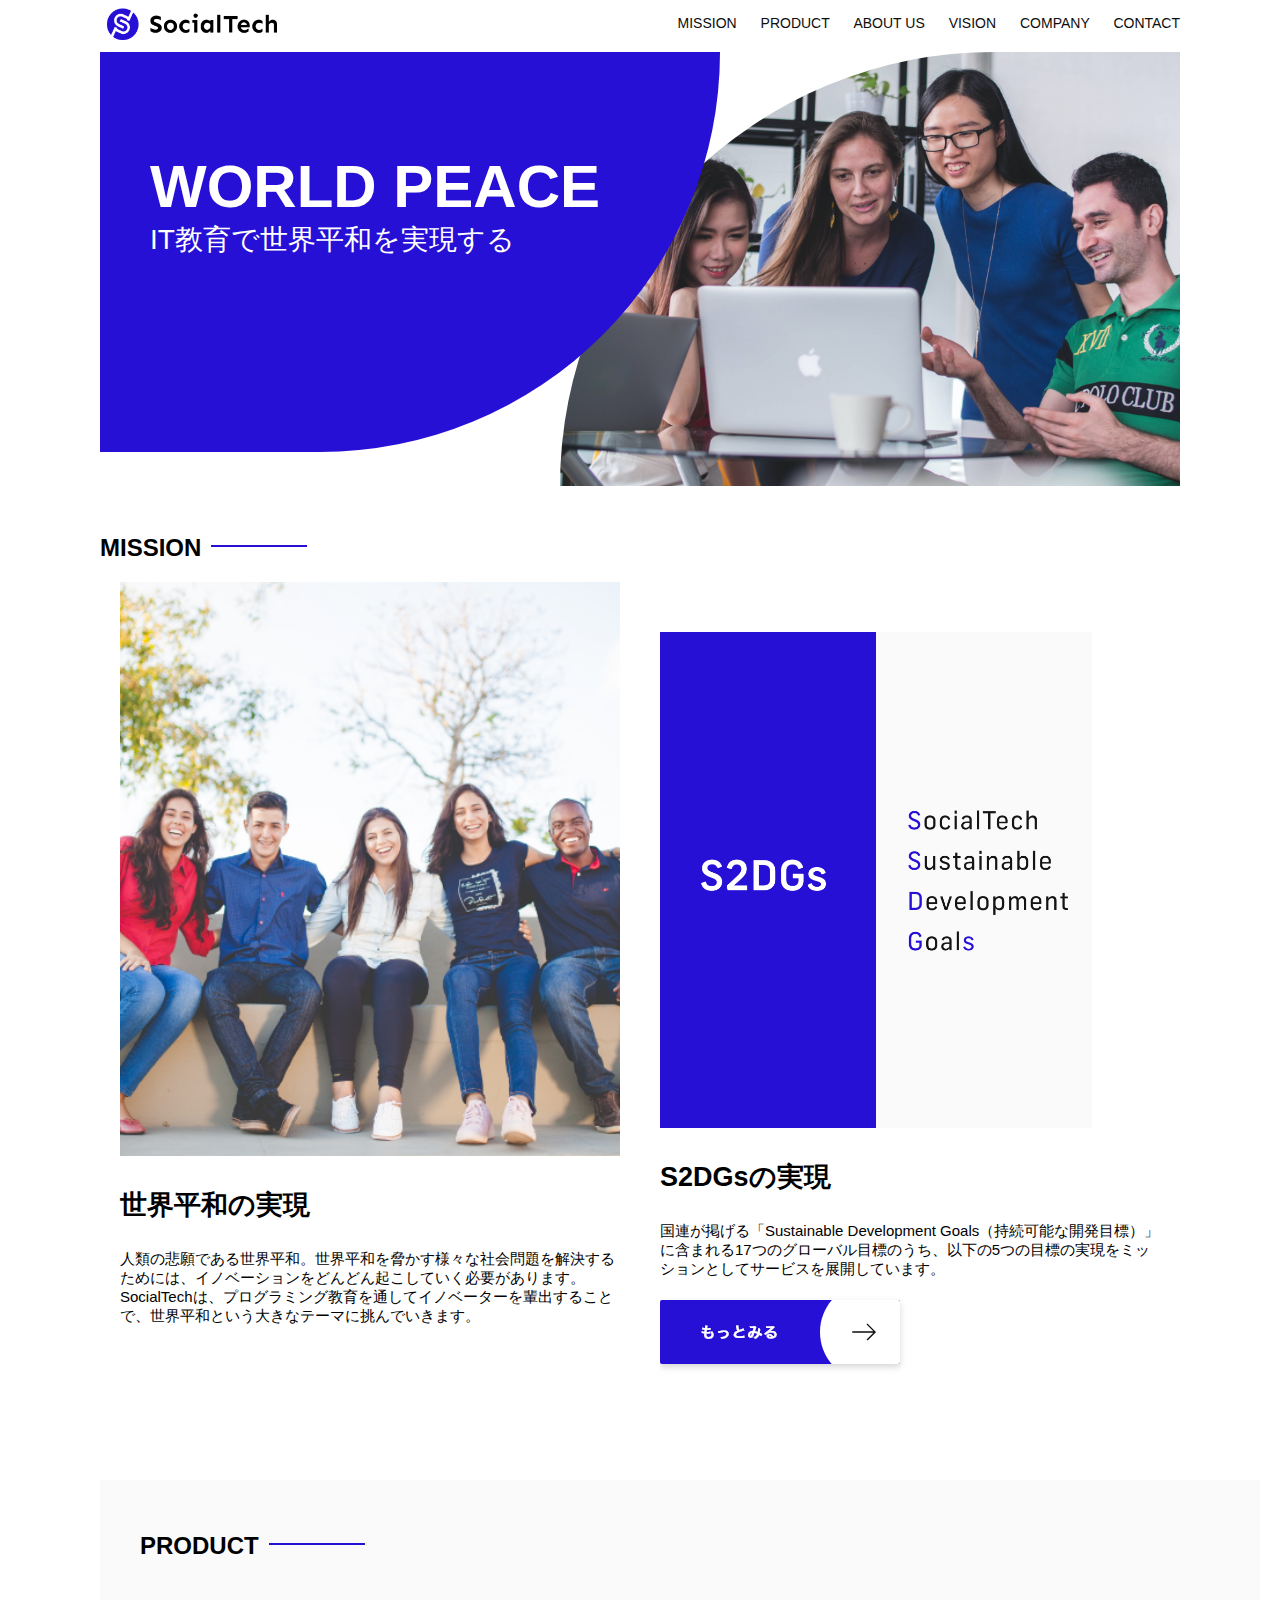
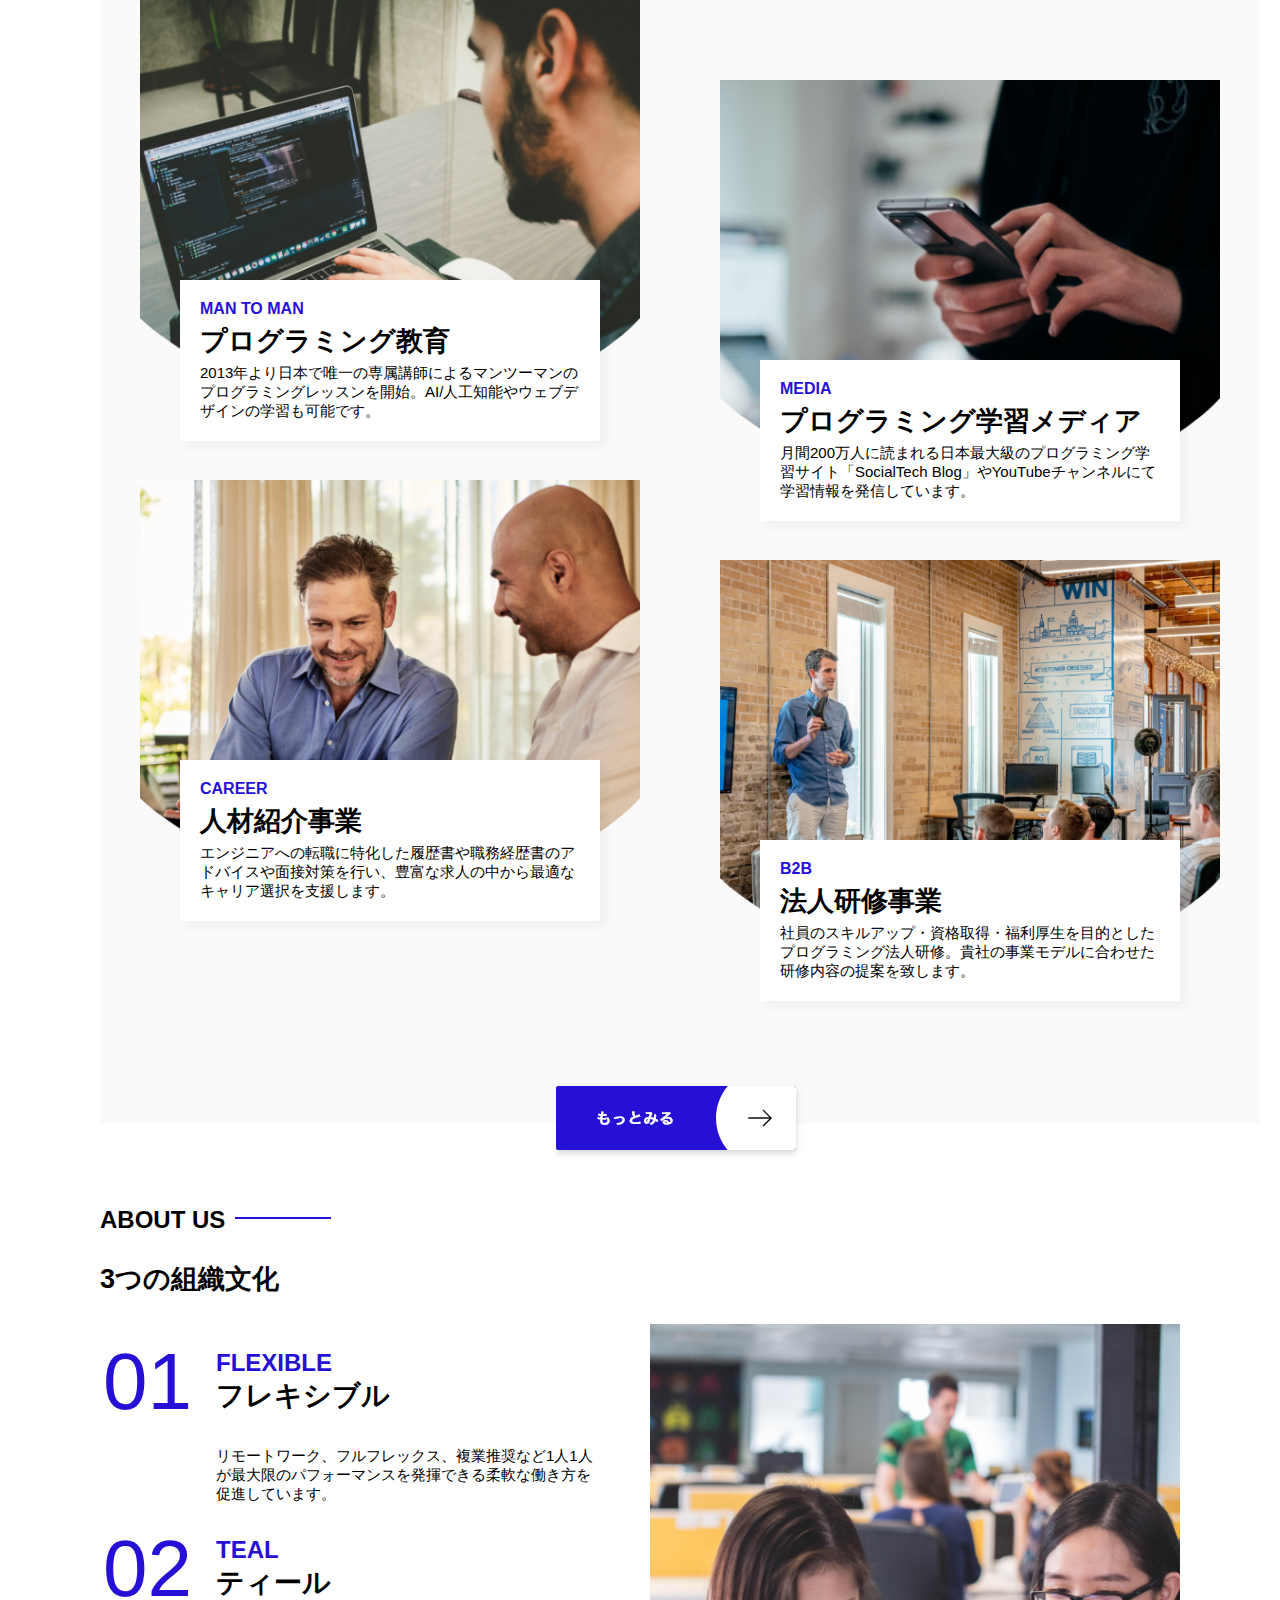
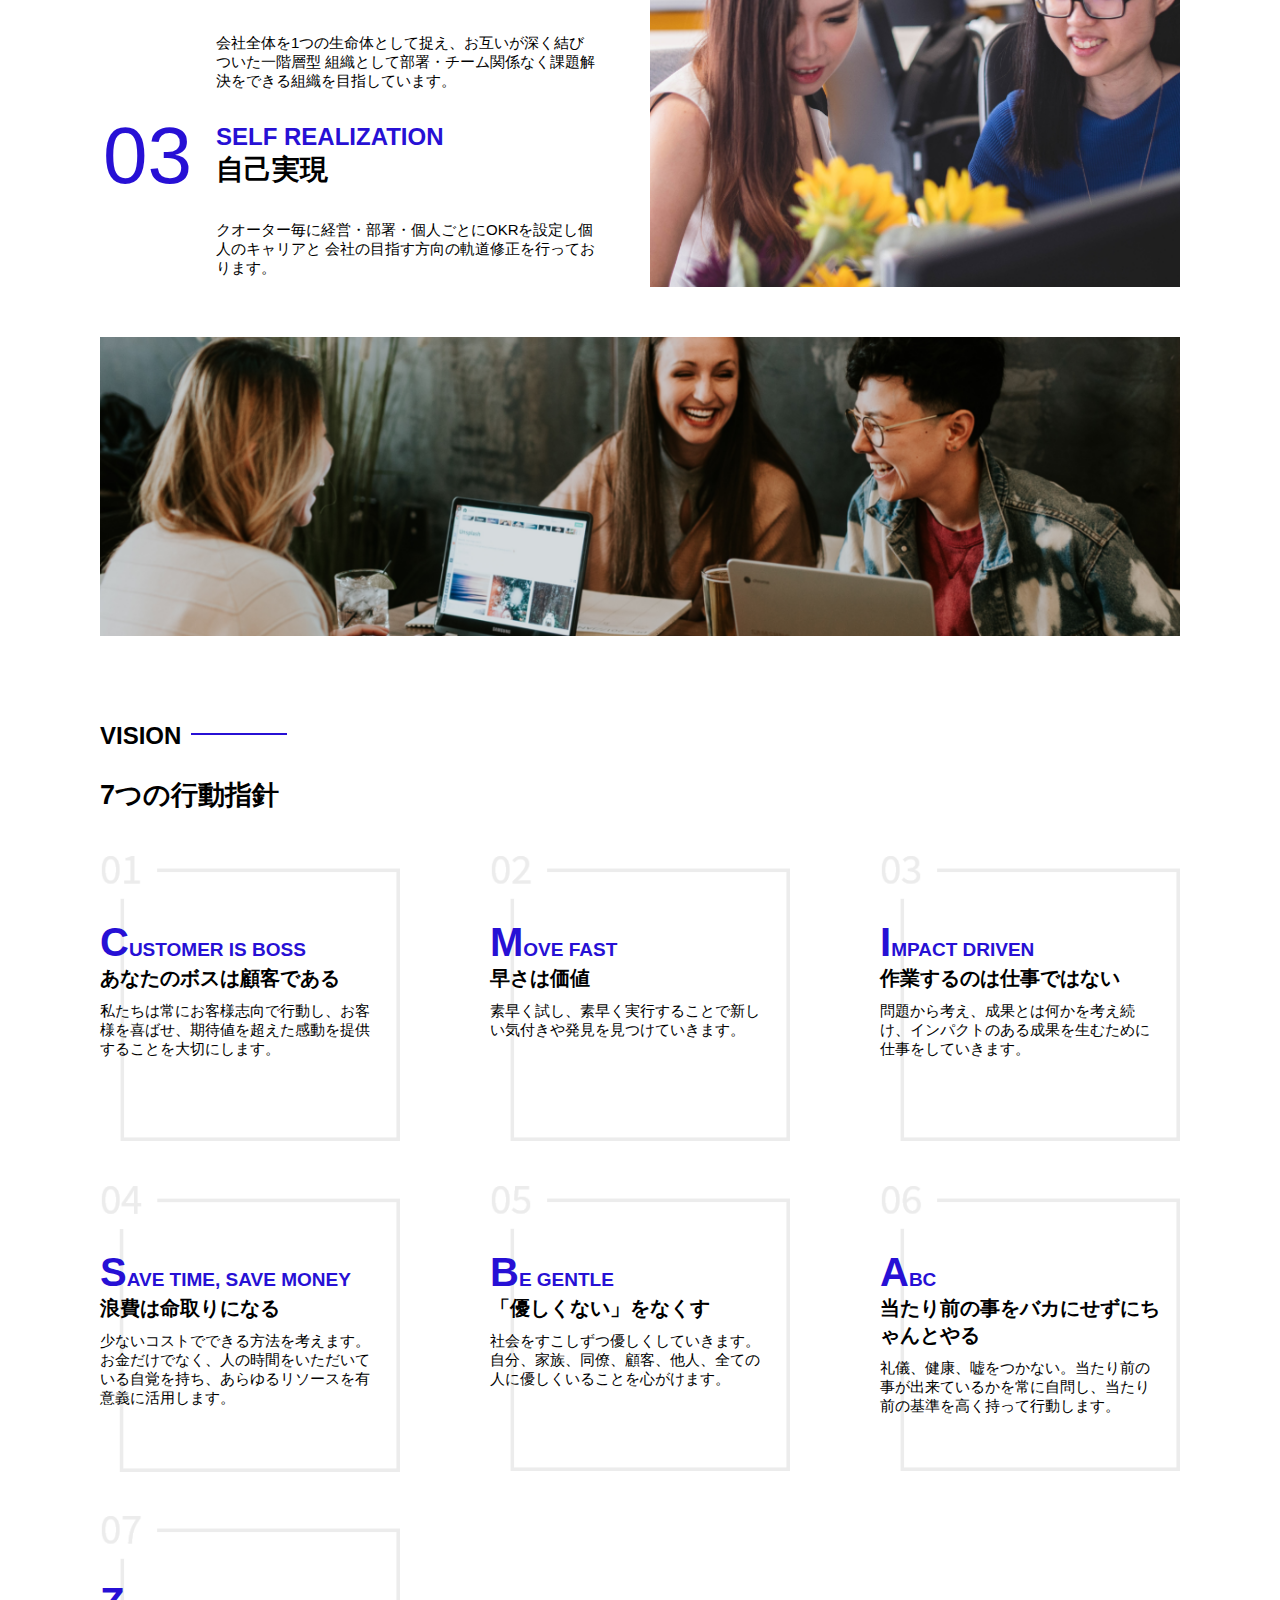
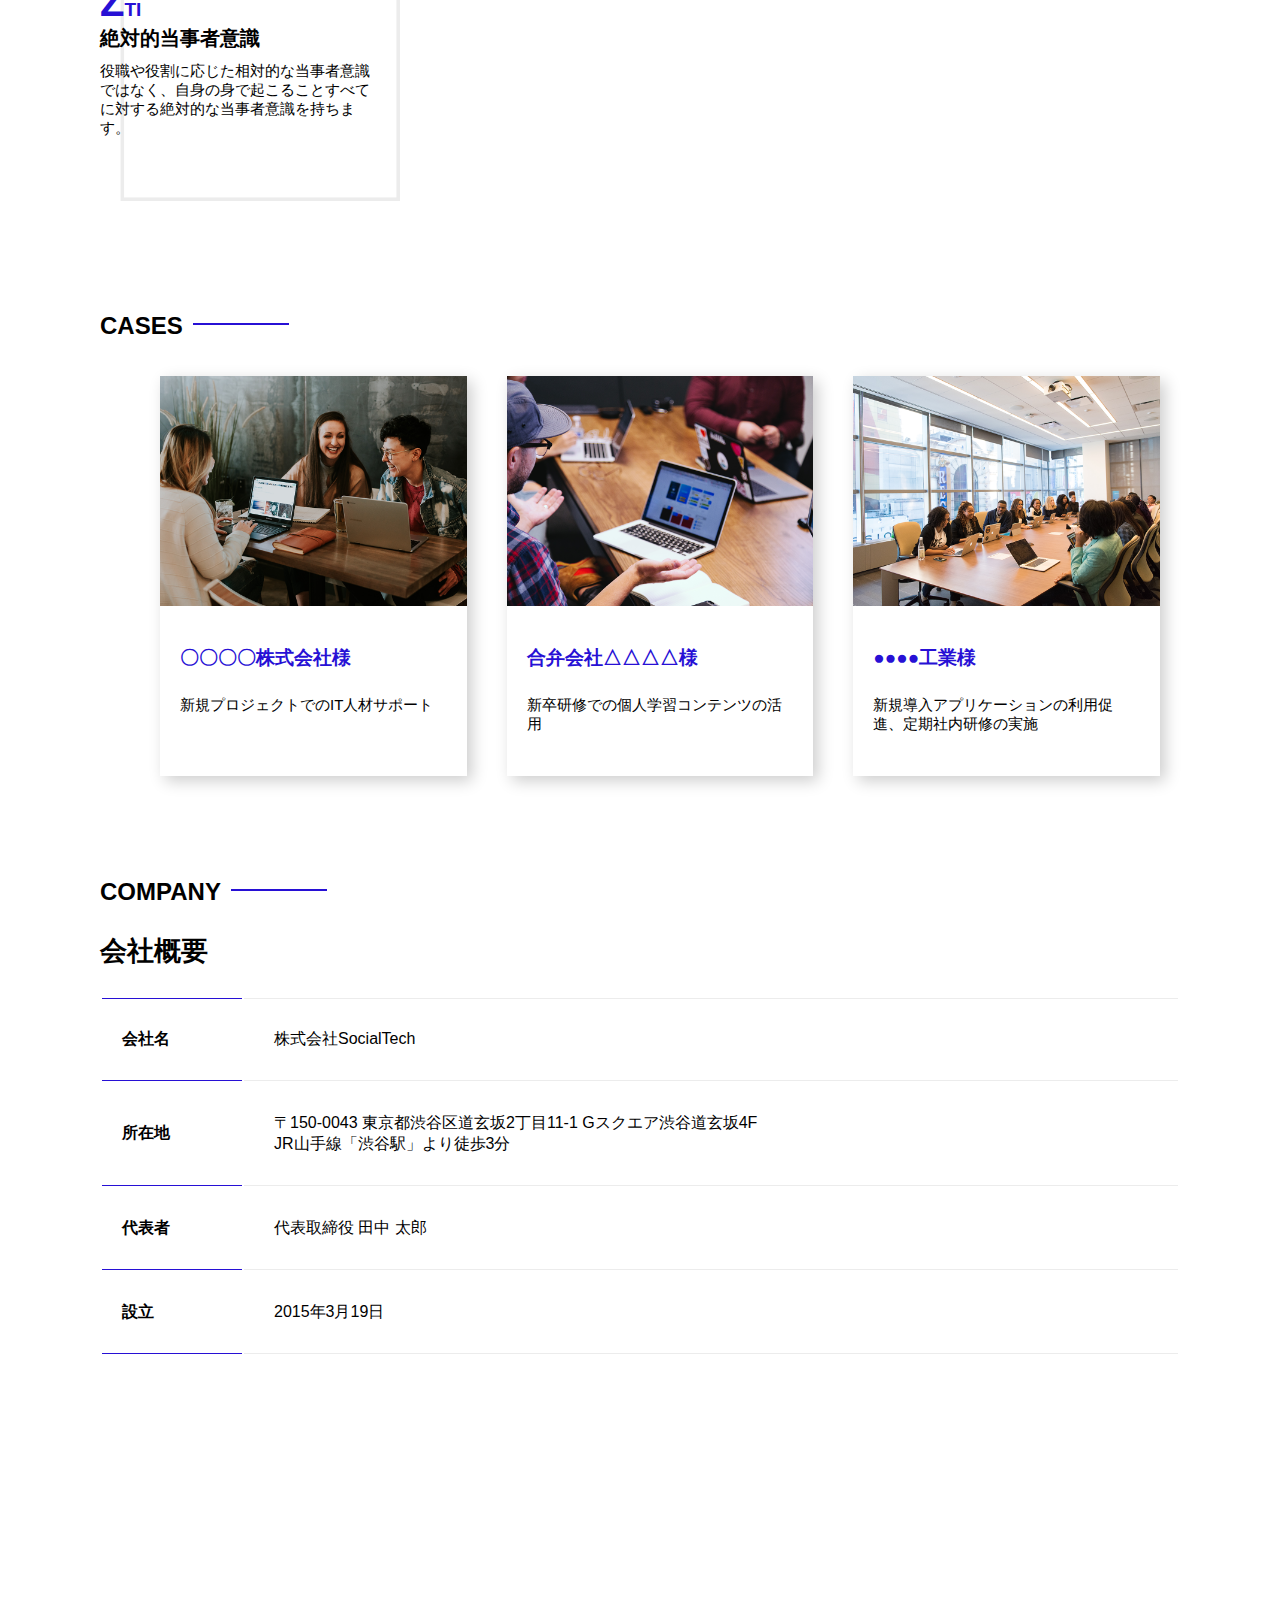
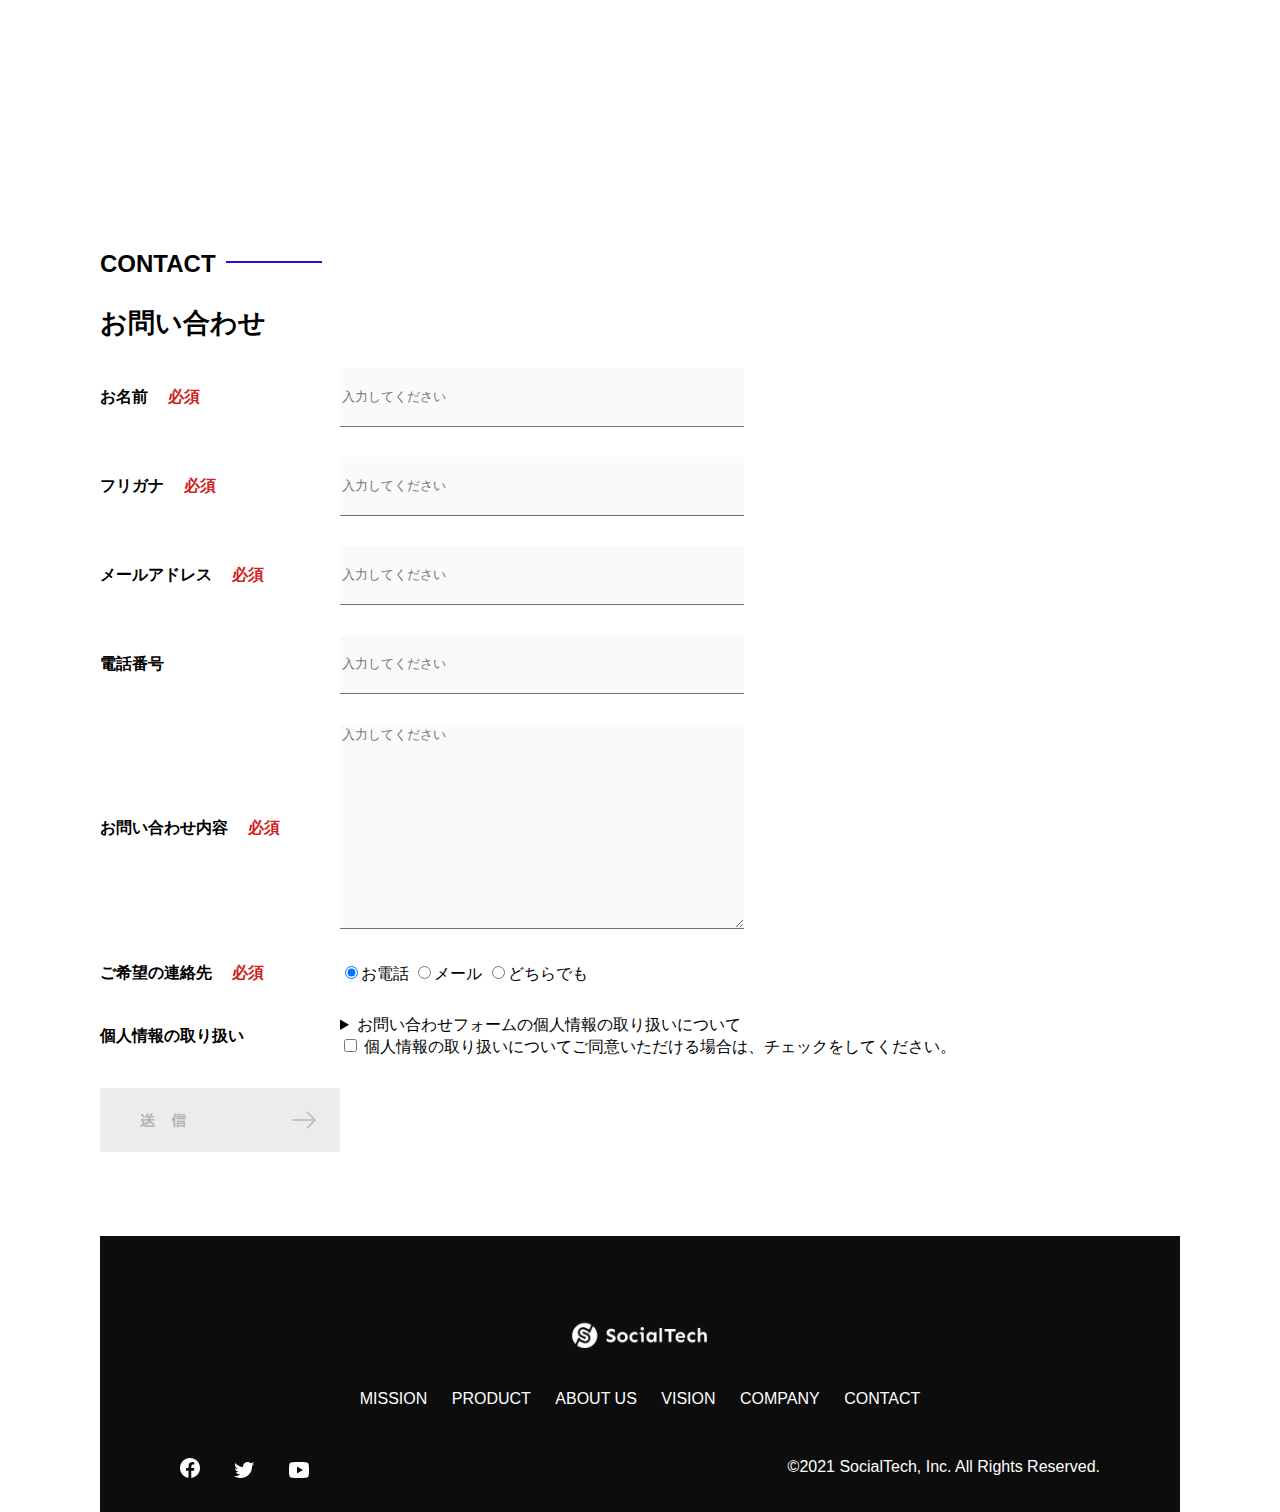
<file: kadai_012/index.html>
<!DOCTYPE html>
<html>
  <head>
    <title>SocialTech</title>
    <meta charset="UTF-8" />
    <meta
      name="description"
      content="SocialTechはEdTech業界のリーディングカンパニーを目指します。"
    />
    <meta name="viewport" content="width=device-width, initial-scale=1.0" />
    <link rel="stylesheet" href="style.css" />
  </head>
  <body>
    <!-- ヘッダー -->
    <header>
      <!-- ロゴ -->
      <a href="index.html" id="logo"
        ><img src="images/logo.png" alt="トップページに戻る"
      /></a>

      <!-- PC用ナビゲーション -->
      <nav id="nav-pc">
        <a href="mission.html">MISSION</a>
        <a href="product.html">PRODUCT</a>
        <a href="index.html#aboutus">ABOUT US</a>
        <a href="index.html#vision">VISION</a>
        <a href="index.html#company">COMPANY</a>
        <a href="index.html#contact">CONTACT</a>
      </nav>
    </header>
    <main>
      <article>
        <!-- メインビジュアル -->
        <section id="main-visual">
          <div id="main-message">
            <h1>WORLD PEACE</h1>
            <p>IT教育で世界平和を実現する</p>
          </div>
          <img
            src="images/index/index-main.png"
            alt="PCの周りに集まる多国籍の仲間たち"
          />
        </section>
        <!--ミッション-->
        <section id="mission">
          <h2 class="index-h2">MISSION</h2>
          <div id="mission-flex">
            <div>
              <img
                id="mission-photo"
                src="images/index/index-mission.png"
                alt="屋外のベンチで写真を撮影する多国籍の仲間たち"
              />
              <h3>世界平和の実現</h3>
              <p>
                人類の悲願である世界平和。世界平和を脅かす様々な社会問題を解決するためには、イノベーションをどんどん起こしていく必要があります。SocialTechは、プログラミング教育を通してイノベーターを輩出することで、世界平和という大きなテーマに挑んでいきます。
              </p>
            </div>
            <div>
              <img id="s2dgs" src="images/index/s2dgs.png" alt="S2DGs" />
              <h3>S2DGsの実現</h3>
              <p>
                国連が掲げる「Sustainable Development
                Goals（持続可能な開発目標）」に含まれる17つのグローバル目標のうち、以下の5つの目標の実現をミッションとしてサービスを展開しています。
              </p>
              <a href="mission.html">
                <img src="images/button-more.png" alt="もっとみる" />
              </a>
            </div>
          </div>
        </section>
        <!-- プロダクト -->
        <section id="product">
          <h2 class="index-h2">PRODUCT</h2>
          <div>
            <div id="product-left">
              <div>
                <img
                  class="product-photo"
                  src="images/index/index-mantoman.png"
                  alt="PCでコードを書く男性"
                />
                <div class="product-explain">
                  <span>MAN TO MAN</span>
                  <h3>プログラミング教育</h3>
                  <p>
                    2013年より日本で唯一の専属講師によるマンツーマンのプログラミングレッスンを開始。AI/人工知能やウェブデザインの学習も可能です。
                  </p>
                </div>
              </div>
              <div>
                <img
                  class="product-photo"
                  src="images/index/index-career.png"
                  alt="笑顔で話し合う2人の男性"
                />
                <div class="product-explain">
                  <span>CAREER</span>
                  <h3>人材紹介事業</h3>
                  <p>
                    エンジニアへの転職に特化した履歴書や職務経歴書のアドバイスや面接対策を行い、豊富な求人の中から最適なキャリア選択を支援します。
                  </p>
                </div>
              </div>
            </div>
            <div id="product-right">
              <div>
                <img
                  class="product-photo"
                  src="images/index/index-media.png"
                  alt="スマートフォンを操作する人"
                />
                <div class="product-explain">
                  <span>MEDIA</span>
                  <h3>プログラミング学習メディア</h3>
                  <p>
                    月間200万人に読まれる日本最大級のプログラミング学習サイト「SocialTech
                    Blog」やYouTubeチャンネルにて学習情報を発信しています。
                  </p>
                </div>
              </div>
              <div>
                <img
                  class="product-photo"
                  src="images/index/index-b2b.png"
                  alt="講演中の男性とそれを聴く人々"
                />
                <div class="product-explain">
                  <span>B2B</span>
                  <h3>法人研修事業</h3>
                  <p>
                    社員のスキルアップ・資格取得・福利厚生を目的としたプログラミング法人研修。貴社の事業モデルに合わせた研修内容の提案を致します。
                  </p>
                </div>
              </div>
            </div>
          </div>
          <div>
            <a id="product-more" href="product.html">
              <img src="images/button-more.png" alt="もっとみる" />
            </a>
          </div>
        </section>
        <!---ABOUT US-->
        <section id="aboutus">
          <h2 class="index-h2">ABOUT US</h2>
          <h3>3つの組織文化</h3>
          <div>
            <table class="culture-table">
              <tr>
                <td>
                  <span class="culture-num">01</span>
                </td>
                <td>
                  <span class="culture-en">FLEXIBLE</span>
                  <span class="culture-jp">フレキシブル</span>
                </td>
              </tr>
              <tr>
                <td>
                  <!--空のセル-->
                </td>
                <td>
                  <p class="culture-description">
                    リモートワーク、フルフレックス、複業推奨など1人1人が最大限のパフォーマンスを発揮できる柔軟な働き方を促進しています。
                  </p>
                </td>
              </tr>
              <tr>
                <td>
                  <span class="culture-num">02</span>
                </td>
                <td>
                  <span class="culture-en">TEAL</span>
                  <span class="culture-jp">ティール</span>
                </td>
              </tr>
              <tr>
                <td>
                  <!--空のセル-->
                </td>
                <td>
                  <p class="culture-description">
                    会社全体を1つの生命体として捉え、お互いが深く結びついた一階層型
                    組織として部署・チーム関係なく課題解決をできる組織を目指しています。
                  </p>
                </td>
              </tr>
              <tr>
                <td>
                  <span class="culture-num">03</span>
                </td>
                <td>
                  <span class="culture-en">SELF REALIZATION</span>
                  <span class="culture-jp">自己実現</span>
                </td>
              </tr>
              <tr>
                <td>
                  <!--空のセル-->
                </td>
                <td>
                  <p class="culture-description">
                    クオーター毎に経営・部署・個人ごとにOKRを設定し個人のキャリアと
                    会社の目指す方向の軌道修正を行っております。
                  </p>
                </td>
              </tr>
            </table>
            <img
              class="culture-img"
              src="images/index/index-aboutus1.png"
              alt="笑顔で話し合う2人の女性"
            />
          </div>
          <img
            class="culture-img2"
            src="images/index/index-aboutus2.png"
            alt="笑顔で話し合う3人の男女"
          />
        </section>
        <!-- VISION -->
        <section id="vision">
          <h2 class="index-h2">VISION</h2>
          <h3>7つの行動指針</h3>
          <div>
            <div class="vision-box">
              <img src="images/index/vision-01.png" alt="01" />
              <span>
                <h4>CUSTOMER IS BOSS</h4>
                <h5>あなたのボスは顧客である</h5>
                <p>
                  私たちは常にお客様志向で行動し、お客様を喜ばせ、期待値を超えた感動を提供することを大切にします。
                </p>
              </span>
            </div>
            <div class="vision-box">
              <img src="images/index/vision-02.png" alt="02" />
              <span>
                <h4>MOVE FAST</h4>
                <h5>早さは価値</h5>
                <p>
                  素早く試し、素早く実行することで新しい気付きや発見を見つけていきます。
                </p>
              </span>
            </div>
            <div class="vision-box">
              <img src="images/index/vision-03.png" alt="03" />
              <span>
                <h4>IMPACT DRIVEN</h4>
                <h5>作業するのは仕事ではない</h5>
                <p>
                  問題から考え、成果とは何かを考え続け、インパクトのある成果を生むために仕事をしていきます。
                </p>
              </span>
            </div>
            <div class="vision-box">
              <img src="images/index/vision-04.png" alt="04" />
              <span>
                <h4>SAVE TIME, SAVE MONEY</h4>
                <h5>浪費は命取りになる</h5>
                <p>
                  少ないコストでできる方法を考えます。お金だけでなく、人の時間をいただいている自覚を持ち、あらゆるリソースを有意義に活用します。
                </p>
              </span>
            </div>
            <div class="vision-box">
              <img src="images/index/vision-05.png" alt="05" />
              <span>
                <h4>BE GENTLE</h4>
                <h5>「優しくない」をなくす</h5>
                <p>
                  社会をすこしずつ優しくしていきます。自分、家族、同僚、顧客、他人、全ての人に優しくいることを心がけます。
                </p>
              </span>
            </div>
            <div class="vision-box">
              <img src="images/index/vision-06.png" alt="06" />
              <span>
                <h4>ABC</h4>
                <h5>当たり前の事をバカにせずにちゃんとやる</h5>
                <p>
                  礼儀、健康、嘘をつかない。当たり前の事が出来ているかを常に自問し、当たり前の基準を高く持って行動します。
                </p>
              </span>
            </div>
            <div class="vision-box">
              <img src="images/index/vision-07.png" alt="07" />
              <span>
                <h4>ZTI</h4>
                <h5>絶対的当事者意識</h5>
                <p>
                  役職や役割に応じた相対的な当事者意識ではなく、自身の身で起こることすべてに対する絶対的な当事者意識を持ちます。
                </p>
              </span>
            </div>
          </div>
        </section>
        <!-- CASES -->
        <section id="cases">
          <h2 class="index-h2">CASES</h2>
          <ul>
            <li class="case-card">
              <img class="case-img" src="images/index/case-1.png" alt="仲良く語り合う3人">
              <div class="case-info">
                <h4 class="case-name">〇〇〇〇株式会社様</h4>
                <p class="case-contentt">新規プロジェクトでのIT人材サポート</p>
              </div>
            </li>  
            <li class="case-card">
              <img class="case-img" src="images/index/case-2.png" alt="PCでコンテンツを見る">
              <div class="case-info">
                <h4 class="case-name">合弁会社△△△△様</h4>
                <p class="case-contentt">新卒研修での個人学習コンテンツの活用</p>
              </div>
            </li>
            <li class="case-card">
              <img class="case-img" src="images/index/case-3.png" alt="社内研修中の会議室">
              <div class="case-info">
                <h4 class="case-name">●●●●工業様</h4>
                <p class="case-contentt">新規導入アプリケーションの利用促進、定期社内研修の実施</p>
              </div>
            </li>
          </ul>
        </section>

        <!-- COMPANY -->
        <section id="company">
          <h2 class="index-h2">COMPANY</h2>
          <h3>会社概要</h3>
          <table id="company-table">
            <tr>
              <th class="tableheader-first">会社名</th>
              <td class="cell-first">株式会社SocialTech</td>
            </tr>
            <tr>
              <th class="tableheader">所在地</th>
              <td class="cell">
                〒150-0043 東京都渋谷区道玄坂2丁目11-1 Gスクエア渋谷道玄坂4F<br />JR山手線「渋谷駅」より徒歩3分
              </td>
            </tr>
            <tr>
              <th class="tableheader">代表者</th>
              <td class="cell">代表取締役 田中 太郎</td>
            </tr>
            <tr>
              <th class="tableheader">設立</th>
              <td class="cell">2015年3月19日</td>
            </tr>
          </table>
          <iframe
            src="https://www.google.com/maps/embed?pb=!1m18!1m12!1m3!1d3241.7759544892483!2d139.69399665123464!3d35.65789123876098!2m3!1f0!2f0!3f0!3m2!1i1024!2i768!4f13.1!3m3!1m2!1s0x60188caa0042e8d1%3A0xba130bea826a7aa2!2z44CSMTUwLTAwNDMg5p2x5Lqs6YO95riL6LC35Yy66YGT546E5Z2C77yS5LiB55uu77yR77yR4oiS77yR!5e0!3m2!1sja!2sjp!4v1636872991912!5m2!1sja!2sjp"
            style="border: 0"
            allowfullscreen=""
            loading="lazy"
          >
          </iframe>
        </section>
        <!-- お問い合わせフォーム -->
        <section id="contact">
          <h2 class="index-h2">CONTACT</h2>
          <h3>お問い合わせ</h3>
          <form>
            <div>
              <div class="contact-heading">
                <label class="contact-label"
                  >お名前<span class="contact-span">必須</span></label
                >
              </div>
              <div class="contact-form">
                <input
                  type="text"
                  name="name"
                  placeholder="入力してください"
                  class="contact-textbox"
                />
              </div>
            </div>
            <div>
              <div class="contact-heading">
                <label class="contact-label"
                  >フリガナ<span class="contact-span">必須</span></label
                >
              </div>
              <div>
                <input
                  type="text"
                  name="hurigana"
                  placeholder="入力してください"
                  class="contact-textbox"
                />
              </div>
            </div>
            <div>
              <div class="contact-heading">
                <label class="contact-label"
                  >メールアドレス<span class="contact-span">必須</span></label
                >
              </div>
              <div>
                <input
                  type="text"
                  name="email"
                  placeholder="入力してください"
                  class="contact-textbox"
                />
              </div>
            </div>
            <div>
              <div class="contact-heading">
                <label class="contact-label">電話番号</label>
              </div>
              <div>
                <input
                  type="text"
                  name="tel"
                  placeholder="入力してください"
                  class="contact-textbox"
                />
              </div>
            </div>
            <div>
              <div class="contact-heading">
                <label class="contact-label"
                  >お問い合わせ内容<span class="contact-span">必須</span></label
                >
              </div>
              <div>
                <textarea
                  class="contact-textarea"
                  placeholder="入力してください"
                  name="message"
                ></textarea>
              </div>
            </div>
            <div>
              <div class="contact-heading">
                <label class="contact-label"
                  >ご希望の連絡先<span class="contact-span">必須</span></label
                >
              </div>
              <div>
                <input
                  class="radiobutton"
                  type="radio"
                  value="tel"
                  name="contact"
                  checked
                /><label>お電話</label>
                <input
                  class="radiobutton"
                  type="radio"
                  value="mail"
                  name="contact"
                /><label>メール</label>
                <input
                  class="radiobutton"
                  type="radio"
                  value="both"
                  name="contact"
                /><label>どちらでも</label>
              </div>
            </div>
            <div>
              <div class="contact-heading">
                <label class="contact-label">個人情報の取り扱い</label>
              </div>
              <div>
                <details>
                  <summary>
                    お問い合わせフォームの個人情報の取り扱いについて
                  </summary>
                  <div>
                    <span>１．組織の名称又は氏名</span><br />
                    株式会社SocialTech<br /><br />
                    <span
                      >２．個人情報保護管理者（若しくはその代理人）の氏名又は職名、所属及び連絡先
                      鈴木 一郎 コーポレート部</span
                    ><br />
                    メールアドレス：support@socialtech.net<br />
                    TEL：03-xxxx-xxxx<br />
                    <span>３．個人情報の利用目的</span><br />
                    ・本サービス及び本サービスに関連する情報の提供又はそれらに関する連絡のため<br />
                    ・ユーザーの本人確認のため<br />
                    ・当社サービスのご案内のため<br />
                    ・当社の商品等の広告または宣伝（電子メールによるものを含むものとします。）<br /><br />
                    <span>４．個人情報の取り扱い業務の委託</span><br />
                    個人情報の取扱業務の全部または一部を外部に業務委託する場合があります。<br />
                    その際、弊社は、個人情報を適切に保護できる管理体制を敷き実行していることを条件として<br />
                    委託先を厳選したうえで、機密保持契約を委託先と締結し、お客様の個人情報を厳密に管理させます。<br /><br />
                    <span>５．個人情報の開示等の請求</span><br />
                    お客様は、弊社に対してご自身の個人情報の開示等（利用目的の通知、開示、内容の訂正・追加・削除、利用の停止または消去、第三者への提供の停止）に関して、当社問合わせ窓口に申し出ることができます。<br />
                    その際、弊社はお客様ご本人を確認させていただいたうえで、合理的な期間内に対応いたします。<br /><br />
                    なお、個人情報に関する弊社問合わせ先は、次の通りです。<br /><br />
                    株式会社SocialTech　個人情報問合せ窓口<br />
                    〒150-0043　東京都渋谷区道玄坂2丁目11-1 Ｇスクエア渋谷道玄坂
                    4F<br />
                    メールアドレス：support@socialtech.net　TEL：03-xxxx-xxxx<br /><br />
                    <span>６．個人情報を提供されることの任意性について</span
                    ><br /><br />
                    お客様がご自身の個人情報を弊社に提供されるか否かは、お客様のご判断によりますが、もしご提供されない場合には、適切なサービスが提供できない場合がありますので予めご了承ください。
                  </div>
                </details>
                <input type="checkbox" name="agree" />
                <span
                  >個人情報の取り扱いについてご同意いただける場合は、チェックをしてください。</span
                >
              </div>
            </div>
            <input
              type="image"
              value="Submit"
              src="images/button-submit.png"
              alt="送信する"
            />
          </form>
        </section>
      </article>
      <footer>
        <div id="footer-logo">
          <img src="images/logo-sp.png" alt="SocialTech" />
        </div>
        <div id="footer-link">
          <a href="mission.html">MISSION</a>
          <a href="product.html">PRODUCT</a>
          <a href="index.html#aboutus">ABOUT US</a>
          <a href="index.html#vision">VISION</a>
          <a href="index.html#company">COMPANY</a>
          <a href="index.html#contact">CONTACT</a>
        </div>
        <div id="sns-footer">
          <a href="https://www.facebook.com/sejuku2013"
            ><img src="images/button-facebook.png" alt="Facebookのリンク"
          /></a>
          <a href="https://twitter.com/samuraijuku"
            ><img src="images/button-twitter.png" alt="Twitterのリンク"
          /></a>
          <a href="https://www.youtube.com/channel/UCCFOQO5aDK0xXam4cUQXT8g"
            ><img src="images/button-youtube.png" alt="YouTubeのリンク"
          /></a>
          <span id="copyright"
            >&copy;2021 SocialTech, Inc. All Rights Reserved.
          </span>
        </div>
      </footer>
    </main>
  </body>
</html>
</file>
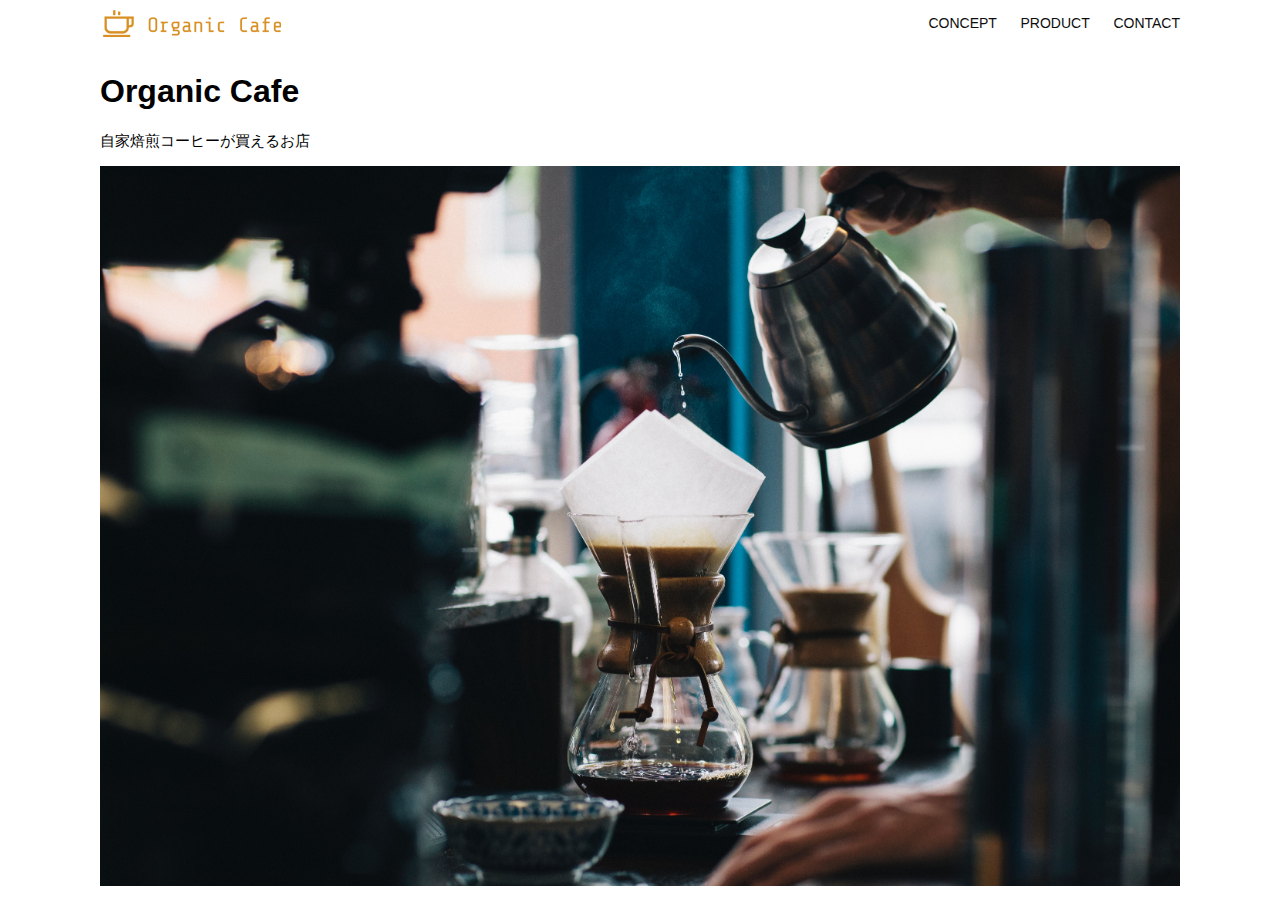
<file: kadai_013/index.html>
<!DOCTYPE html>
<html>
  <head>
    <title>Organic Cafe</title>
    <meta charset="UTF-8" />
    <meta
      name="description"
      content="自家焙煎のコーヒーがお家で楽しめるOrganic Cafe"
    />
    <meta name="viewport" content="width=device-width, initial-scale=1.0" />
    <link rel="stylesheet" href="style.css" />
  </head>
  <body>
    <!-- ヘッダー -->
    <header>
      <!-- ロゴ -->
      <a href="index.html" id="logo"
        ><img src="images/logo.png" alt="トップページに戻る"
      /></a>

      <!-- PC用ナビゲーション -->
      <nav id="nav-pc">
        <a href="index.html#concept">CONCEPT</a>
        <a href="index.html#product">PRODUCT</a>
        <a href="index.html#contact">CONTACT</a>
      </nav>
      <!--SP用ナビゲーション-->
      <img id="menu-sp" src="images/button-menu.png" alt="ナビゲーションを開く"
              onclick="document.getElementById('nav-sp').style.display = 'block'">
      <nav id="nav-sp">
        <img id="close" src="images/button-close.png" alt="ナビゲーションを閉じる"
              onclick="document.getElementById('nav-sp').style.display = 'none'">
          <a id="logo-sp" href="index.html" onclick="document.getElementById('nav-sp').style.display = 'none'">
          <img src="images/logo-sp.png" alt="トップページに戻る">
          </a>
          <a class="menu" href="index.html#concept" onclick="document.getElementById('nav-sp').style.display = 'none'">CONCEPT</a>
          <a class="menu" href="index.html#product" onclick="document.getElementById('nav-sp').style.display = 'none'">PRODUCT</a>
          <a class="menu" href="index.html#contact" onclick="document.getElementById('nav-sp').style.display = 'none'">CONTACT</a>
      </nav>
    </header>
    <main>
      <article>
        <!-- メインビジュアル -->
        <section id="main-visual">
          <div id="main-message">
            <h1>Organic Cafe</h1>
            <p>自家焙煎コーヒーが買えるお店</p>
          </div>
          <img
            src="images/main-image.jpg"
            alt="コーヒーをハンドドリップで淹れる画像"/>
        </section>
      </article>
    </main>
  </body>
</html>
</file>
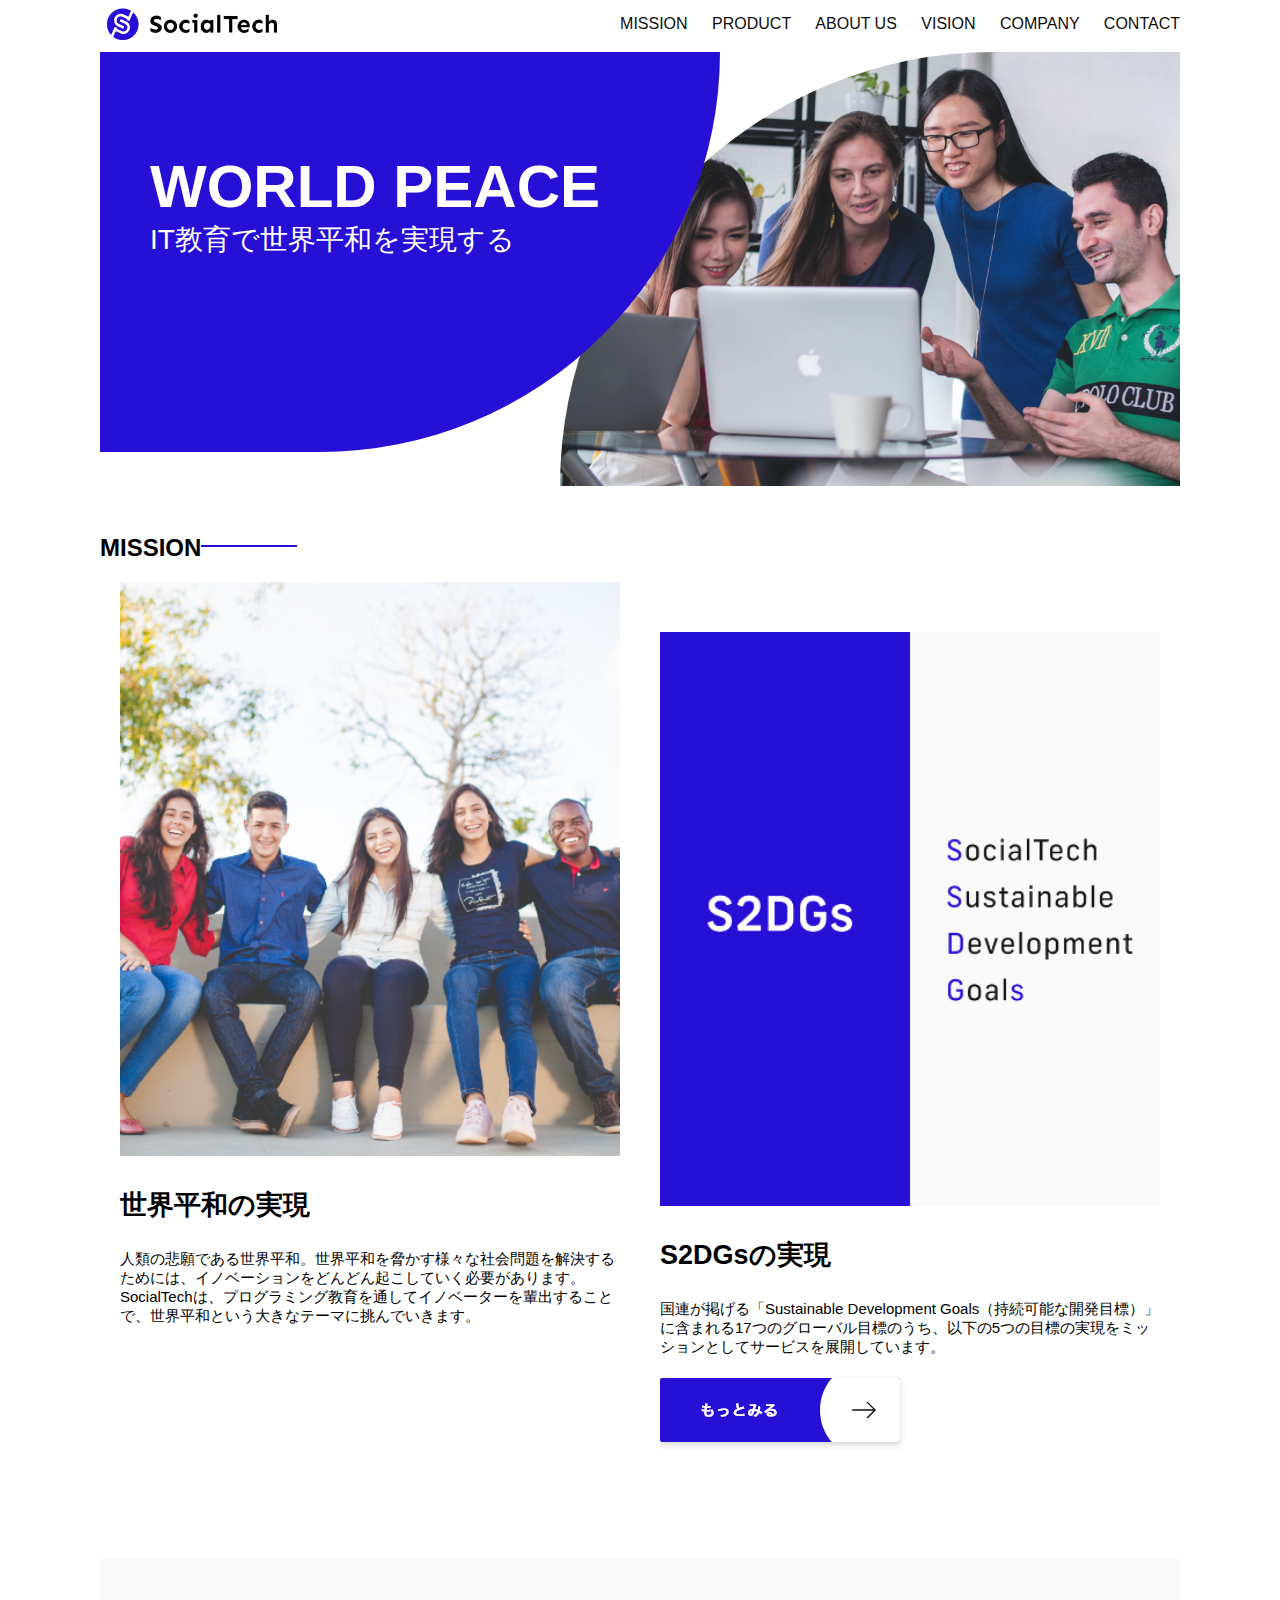
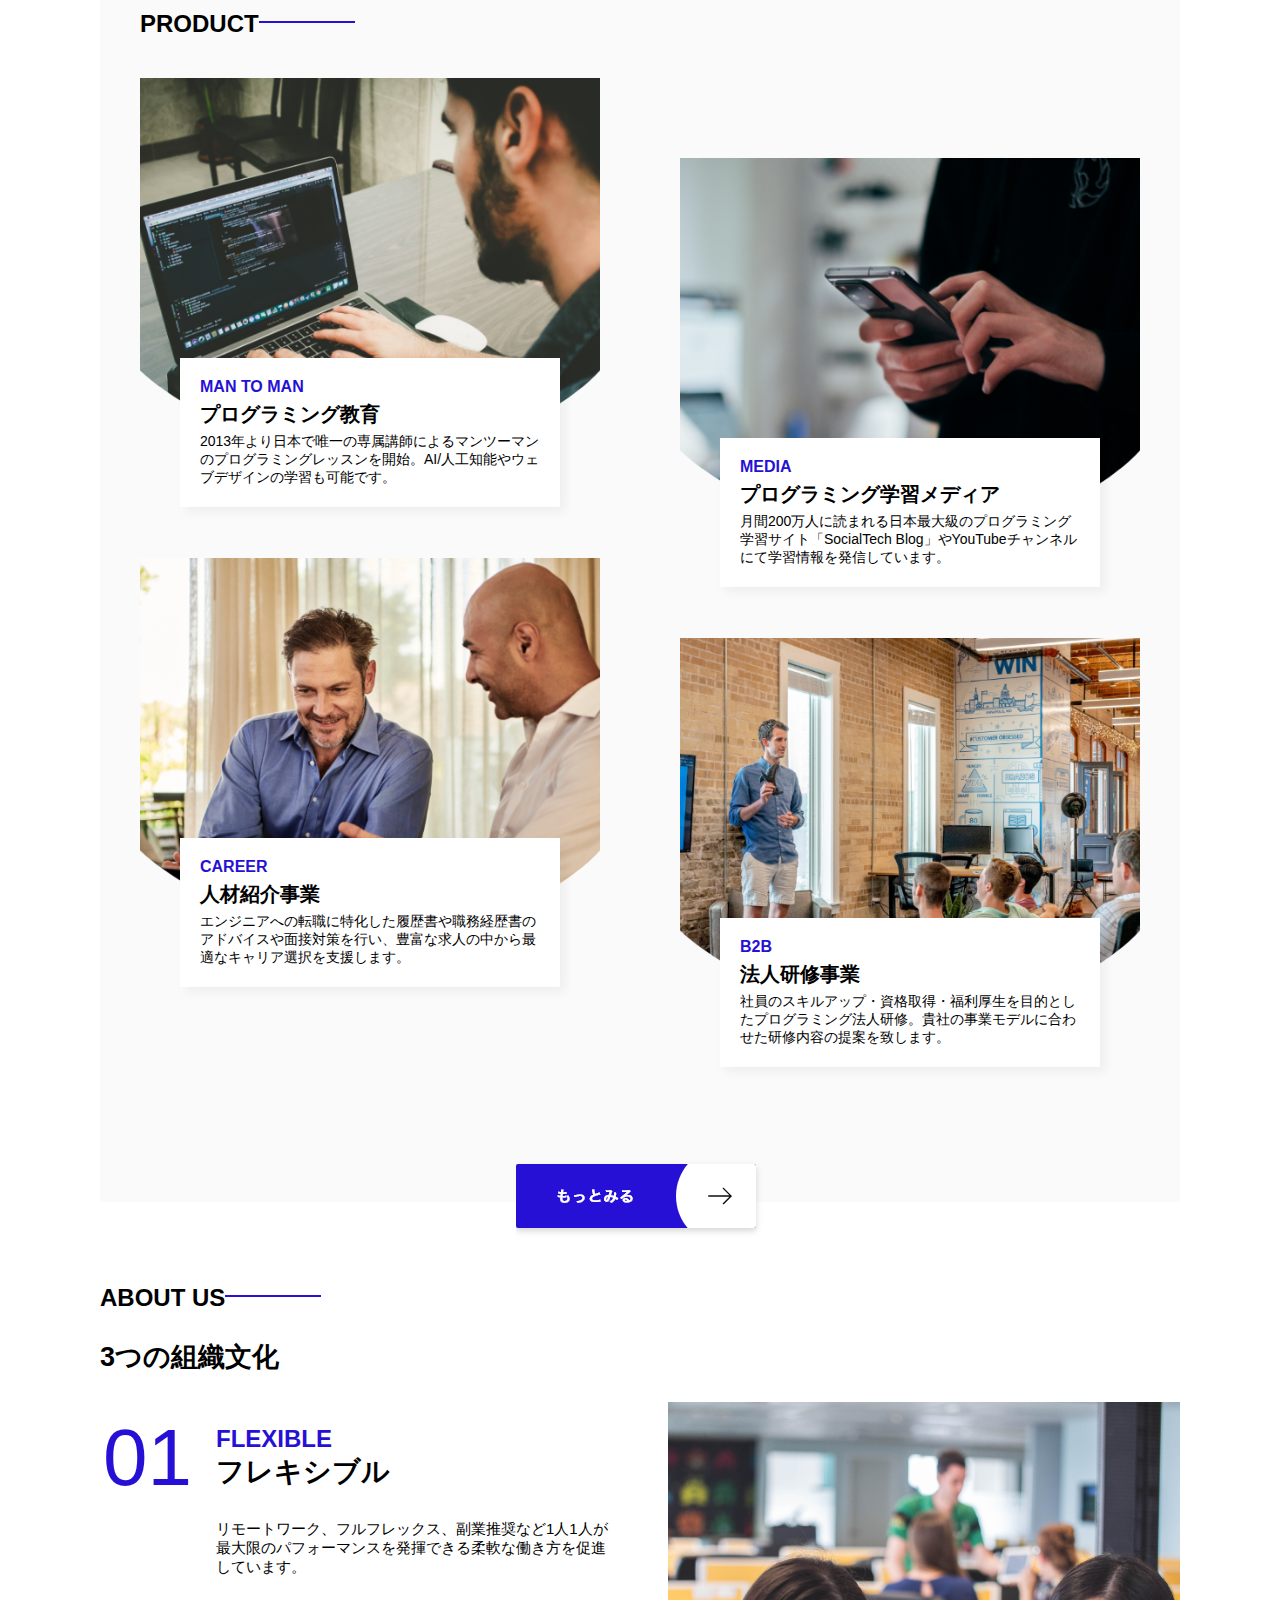
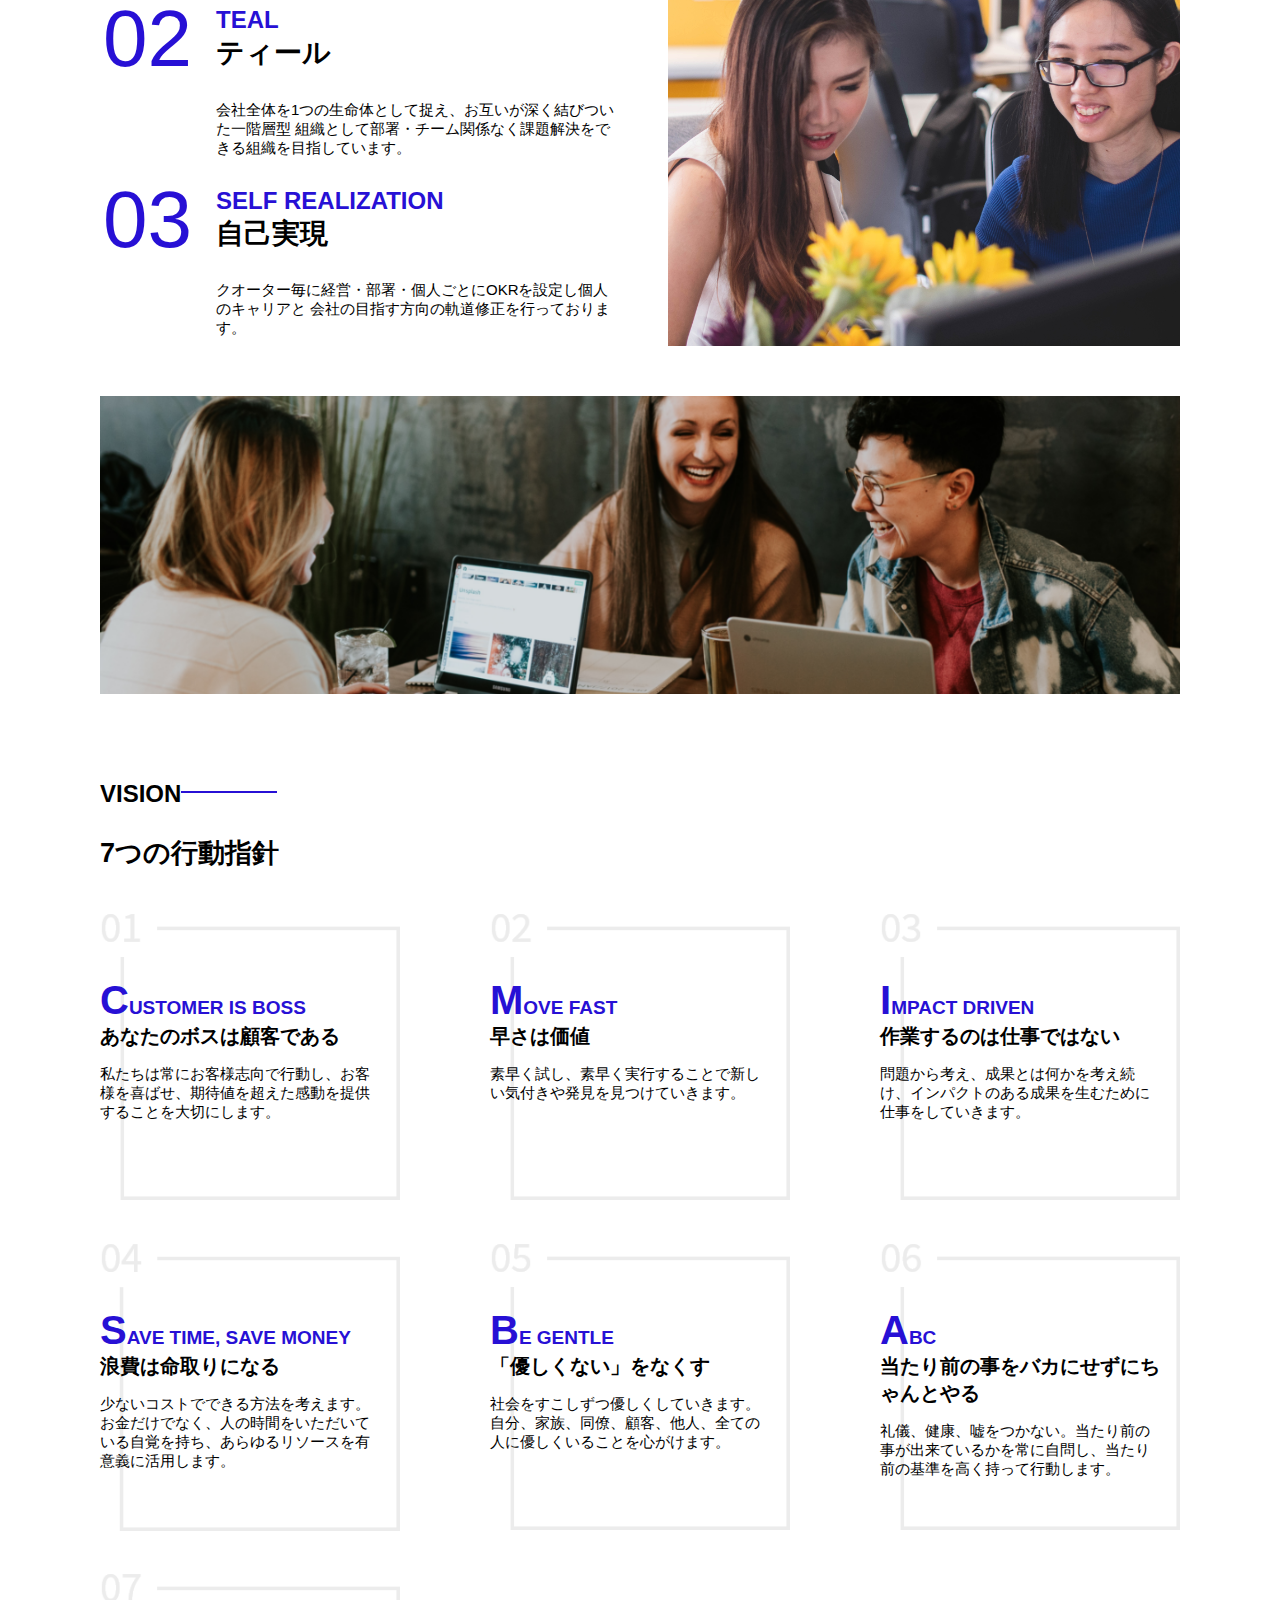
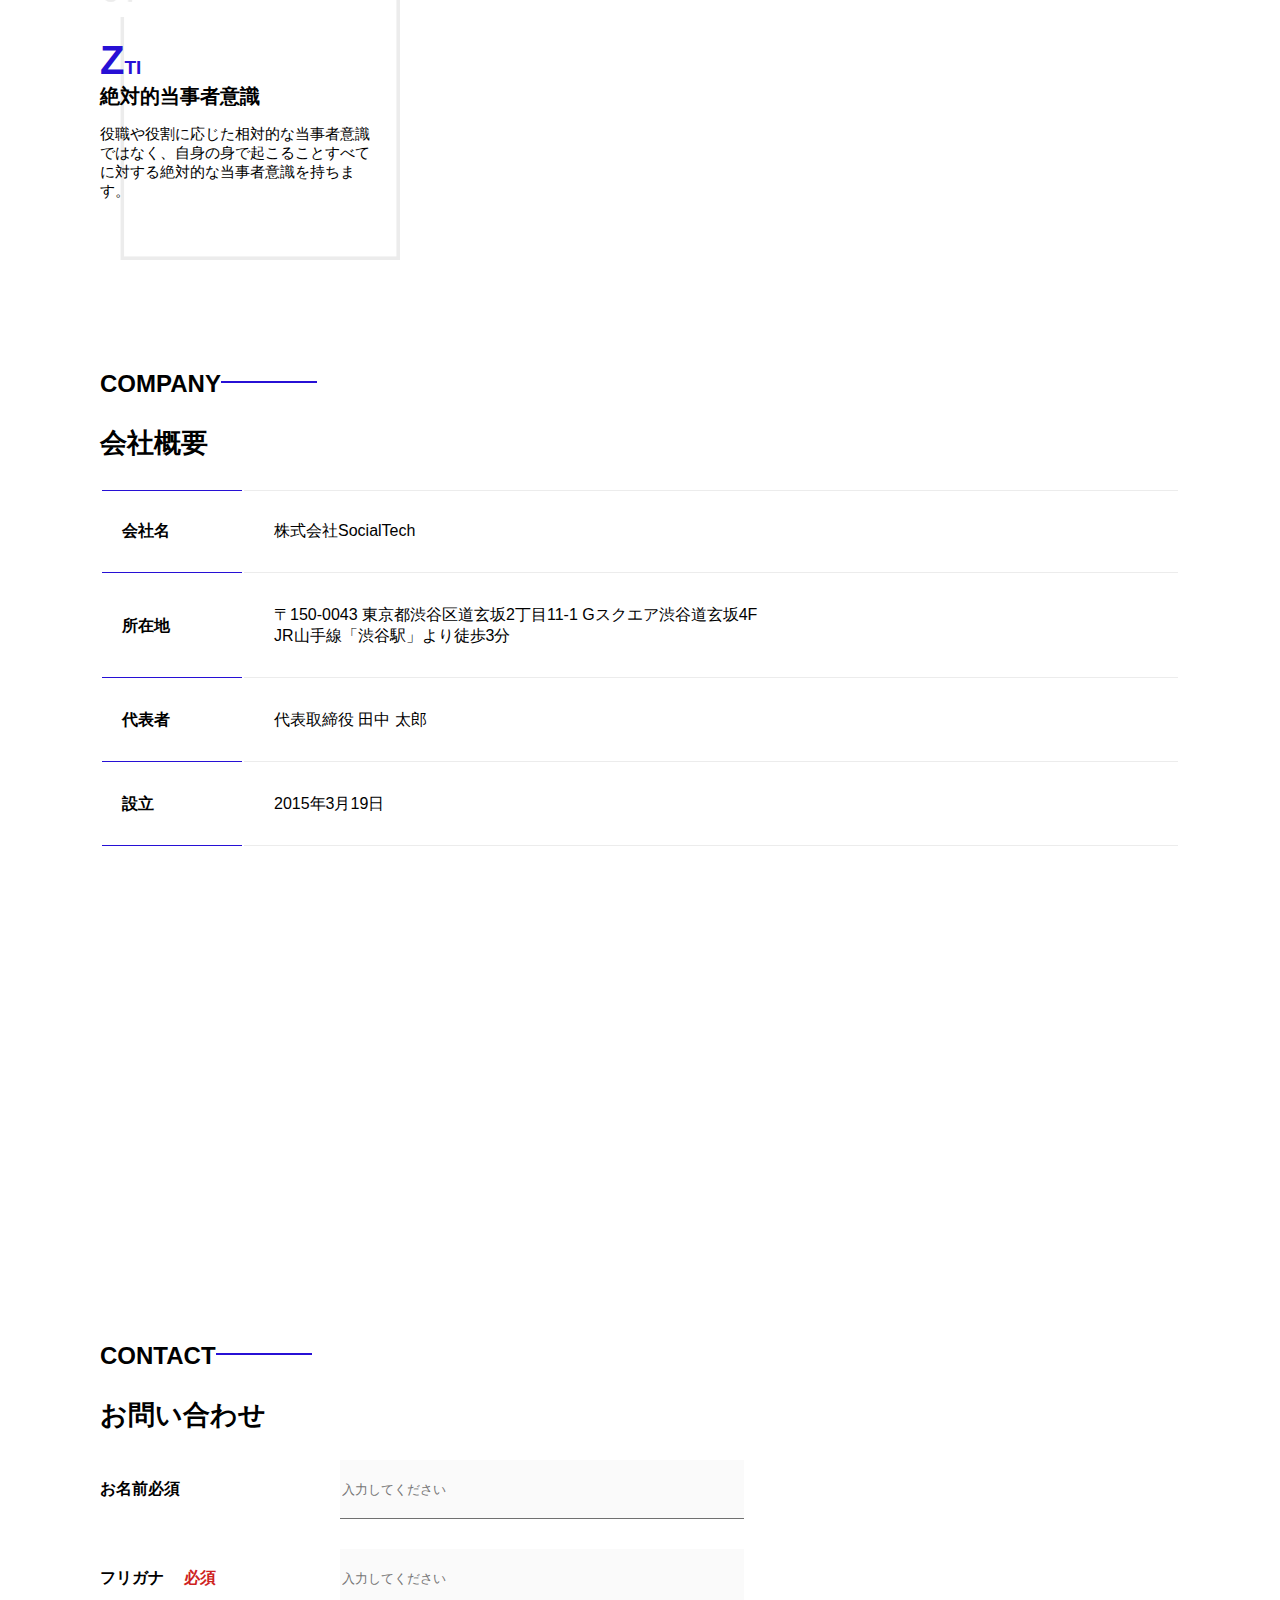
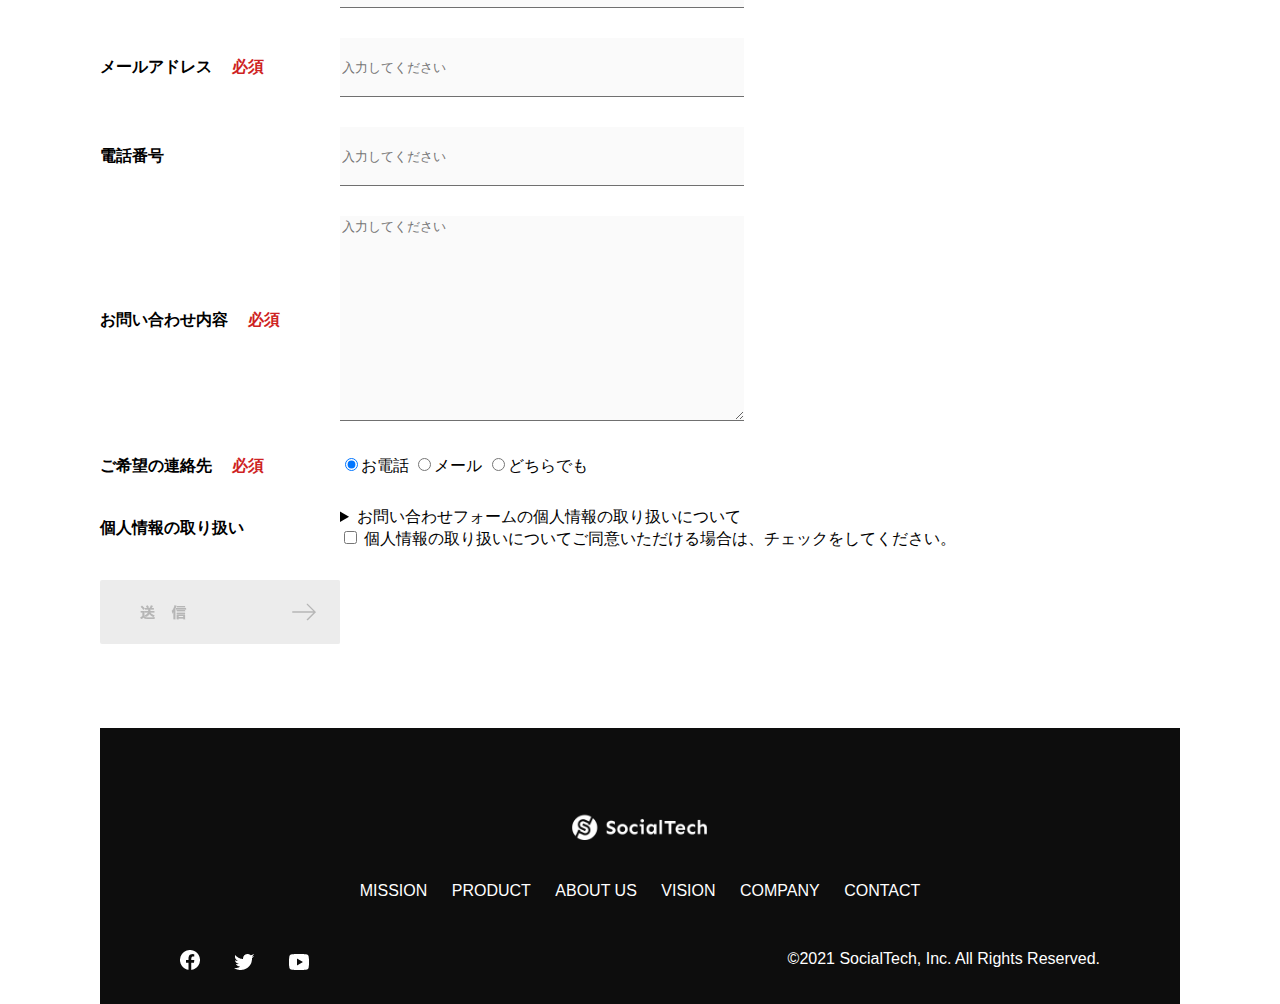
<file: kadai_tutorial_output/SocialTech/index.html>
<!DOCTYPE html>
<html>
  <head>
    <title>SocialTech</title>
    <meta charset="utf-8">
    <meta name="description" content="SocialTechはEdTech業界のリーディングカンパニーを目指します。">
    <meta name="viewport" content="width=device-width,initial-scale=1.0">
      <link rel="stylesheet" href="style.css">
  </head>
  <body>
    <header>
      <a href="index.html" id="logo"><img src="images/logo.png" alt="トップページに戻る"></a>
        <nav id="nav-pc">
          <a href="mission.html">MISSION</a>
          <a href="product.html">PRODUCT</a>
          <a href="index.html#aboutus">ABOUT US</a>
          <a href="index.html#vision">VISION</a>
          <a href="index.html#company">COMPANY</a>
          <a href="index.html#contact">CONTACT</a>
        </nav>
        <!--スマホ用メニューボタン-->
        <img id="menu-sp" src="images/button-menu.png" alt="ナビゲーションを開く" onclick="document.getElementById('nav-sp').style.display = 'block'">
        <!-- スマホ用ナビゲーション -->
        <nav id="nav-sp">
          <img id="close" src="images/button-close.png" alt="ナビゲーションを閉じる" onclick="document.getElementById('nav-sp').style.display = 'none'">
          <a id="logo-sp" href="index.html" onclick="document.getElementById('nav-sp').style.display = 'none'">
          <img src="images/logo-sp.png" alt="トップページに戻る"></a>
          <a class="menu" href="mission.html" onclick="document.getElementById('nav-sp').style.display = 'none'">MISSION</a>
          <a class="menu" href="product.html" onclick="document.getElementById('nav-sp').style.display = 'none'">PRODUCT</a>
          <a class="menu" href="index.html#aboutus" onclick="document.getElementById('nav-sp').style.display = 'none'">ABOUT US</a>
          <a class="menu" href="index.html#vision" onclick="document.getElementById('nav-sp').style.display = 'none'">VISION</a>
          <a class="menu" href="index.html#company" onclick="document.getElementById('nav-sp').style.display = 'none'">COMPANY</a>
          <a class="menu" href="index.html#contact" onclick="document.getElementById('nav-sp').style.display = 'none'">CONTACT</a>
          <div id="sns">
            <a href="https://www.facebook.com/sejuku2013"><img src="images/button-facebook.png" alt="Facebookのリンク"></a>
            <a href="https://twitter.com/samuraijuku"><img src="images/button-twitter.png" alt="Twitterのリンク"></a>
            <a href="https://www.youtube.com/channel/UCCFOQO5aDK0xXam4cUQXT8g"><img src="images/button-youtube.png" alt="YouTubeのリンク"></a>
          </div>
        </nav>
    </header>
    <main>
      <article>
        <!--メインビジュアル-->
        <section id="main-visual">
          <div id="main-message">
            <h1>WORLD PEACE</h1>
            <p>IT教育で世界平和を実現する</p>
          </div>
          <img src="images/index/index-main.png" alt="PCの周りに集まる多国籍の仲間たち">
        </section>
        <!--ミッション-->
        <section id="mission">
            <h2 class="index-h2">MISSION</h2>
          <div id="mission-flex">
            <div>
              <img id="mission-photo" src="images/index/index-mission.png" alt="屋外のベンチで写真を撮影する多国籍の仲間たち">
              <h3>世界平和の実現</h3>
              <p>
                人類の悲願である世界平和。世界平和を脅かす様々な社会問題を解決するためには、イノベーションをどんどん起こしていく必要があります。SocialTechは、プログラミング教育を通してイノベーターを輩出することで、世界平和という大きなテーマに挑んでいきます。
              </p>
            </div>
            <div>
              <img id="s2dgs" src="images/index/s2dgs.png" alt="S2DGs">
              <h3>S2DGsの実現</h3>
              <p>国連が掲げる「Sustainable Development Goals（持続可能な開発目標）」に含まれる17つのグローバル目標のうち、以下の5つの目標の実現をミッションとしてサービスを展開しています。</p>
              <a href="mission.html">
                <img src="images/button-more.png" alt="もっとみる">
              </a>
            </div>
          </div>
        </section>
        <!--プロダクト-->
        <section id="product">
          <h2 class="index-h2">PRODUCT</h2>
          <div>
            <div id="product-left">
              <div>
                <img class="product-photo" src="images/index/index-mantoman.png" alt="PCでコードを書く男性">
                <div class="product-explain">
                  <span>MAN TO MAN</span>
                  <h3>プログラミング教育</h3>
                  <p>2013年より日本で唯一の専属講師によるマンツーマンのプログラミングレッスンを開始。AI/人工知能やウェブデザインの学習も可能です。</p>
                </div>
              </div>
              <div>
                <img class="product-photo" src="images/index/index-career.png" alt="笑顔で話し合う2人の男性">
                <div class="product-explain">
                  <span>CAREER</span>
                  <h3>人材紹介事業</h3>
                  <p>エンジニアへの転職に特化した履歴書や職務経歴書のアドバイスや面接対策を行い、豊富な求人の中から最適なキャリア選択を支援します。</p>
                </div>
              </div>
            </div>
            <div id="product-right">
              <div>
                <img class="product-photo" src="images/index/index-media.png" alt="スマートフォンを操作する人">
                <div class="product-explain">
                  <span>MEDIA</span>
                  <h3>プログラミング学習メディア</h3>
                  <p>月間200万人に読まれる日本最大級のプログラミング学習サイト「SocialTech Blog」やYouTubeチャンネルにて学習情報を発信しています。</p>
                </div>
              </div>
              <div>
                <img class="product-photo" src="images/index/index-b2b.png" alt="講演中の男性とそれを聴く人々">
                <div class="product-explain">
                  <span>B2B</span>
                  <h3>法人研修事業</h3>
                  <p>社員のスキルアップ・資格取得・福利厚生を目的としたプログラミング法人研修。貴社の事業モデルに合わせた研修内容の提案を致します。</p>
                </div>
              </div>
            </div>
          </div>
          <div>
            <a id="product-more" href="product.html">
              <img src="images/button-more.png" alt="もっとみる">
            </a>
          </div>
        </section>
        <!---ABOUT US-->
        <section id="aboutus">
          <h2 class="index-h2">ABOUT US</h2>
          <h3>3つの組織文化</h3>
          <div>
            <table class="culture-table">
              <tr>
                <td>
                  <span class="culture-num">01</span>
                </td>
                <td>
                  <span class="culture-en">FLEXIBLE</span>
                  <span class="culture-jp">フレキシブル</span>
                </td>
              </tr>
              <tr>
                <td>
                  <!--空のセル-->
                </td>
                <td>
                  <p class="culture-description">
                    リモートワーク、フルフレックス、副業推奨など1人1人が最大限のパフォーマンスを発揮できる柔軟な働き方を促進しています。
                  </p>
                </td>
              </tr>
              <tr>
                <td>
                  <span class="culture-num">02</span>
                </td>
                <td>
                  <span class="culture-en">TEAL</span>
                  <span class="culture-jp">ティール</span>
                </td>
              </tr>
              <tr>
                <td>
                  <!--空のセル-->
                </td>
                <td>
                  <p class="culture-description">
                    会社全体を1つの生命体として捉え、お互いが深く結びついた一階層型
                   組織として部署・チーム関係なく課題解決をできる組織を目指しています。
                  </p>
                </td>
              </tr>
              <tr>
                <td>
                  <span class="culture-num">03</span>
                </td>
                <td>
                  <span class="culture-en">SELF REALIZATION</span>
                  <span class="culture-jp">自己実現</span>
                </td>
              </tr>
              <tr>
                <td>
                  <!--空のセル-->
                </td>
                <td>
                  <p class="culture-description">
                    クオーター毎に経営・部署・個人ごとにOKRを設定し個人のキャリアと
                   会社の目指す方向の軌道修正を行っております。
                  </p>
                </td>
              </tr>
            </table>
              <img class="culture-img" src="images/index/index-aboutus1.png" alt="笑顔で話し合う2人の女性">
          </div>
            <img class="culture-img2" src="images/index/index-aboutus2.png" alt="笑顔で話し合う3人の男女">
        </section>
        <!-- VISION -->
        <section id="vision">
          <h2 class="index-h2">VISION</h2>
          <h3>7つの行動指針</h3>
          <div>
            <div class="vision-box">
              <img src="images/index/vision-01.png" alt="01">
              <span>
                <h4>CUSTOMER IS BOSS</h4>
                <h5>あなたのボスは顧客である</h5>
                <p>私たちは常にお客様志向で行動し、お客様を喜ばせ、期待値を超えた感動を提供することを大切にします。</p>
              </span>
            </div>
            <div class="vision-box">
              <img src="images/index/vision-02.png" alt="02">
              <span>
                <h4>MOVE FAST</h4>
                <h5>早さは価値</h5>
                <p>素早く試し、素早く実行することで新しい気付きや発見を見つけていきます。</p>
              </span>
            </div>
            <div class="vision-box">
              <img src="images/index/vision-03.png" alt="03">
              <span>
                <h4>IMPACT DRIVEN</h4>
                <h5>作業するのは仕事ではない</h5>
                <p>問題から考え、成果とは何かを考え続け、インパクトのある成果を生むために仕事をしていきます。</p>
              </span>
            </div>
            <div class="vision-box">
              <img src="images/index//vision-04.png" alt="04">
              <span>
                <h4>SAVE TIME, SAVE MONEY</h4>
                <h5>浪費は命取りになる</h5>
                <p>少ないコストでできる方法を考えます。お金だけでなく、人の時間をいただいている自覚を持ち、あらゆるリソースを有意義に活用します。</p>
              </span>
            </div>
            <div class="vision-box">
              <img src="images/index/vision-05.png" alt="05">
              <span>
                <h4>BE GENTLE</h4>
                <h5>「優しくない」をなくす</h5>
                <p>社会をすこしずつ優しくしていきます。自分、家族、同僚、顧客、他人、全ての人に優しくいることを心がけます。</p>
              </span>
            </div>
            <div class="vision-box">
              <img src="images/index/vision-06.png" alt="06">
              <span>
                <h4>ABC</h4>
                <h5>当たり前の事をバカにせずにちゃんとやる</h5>
                <p>礼儀、健康、嘘をつかない。当たり前の事が出来ているかを常に自問し、当たり前の基準を高く持って行動します。</p>
              </span>
            </div>
            <div class="vision-box">
              <img src="images/index/vision-07.png" alt="07">
              <span>
                <h4>ZTI</h4>
                <h5>絶対的当事者意識</h5>
                <p>役職や役割に応じた相対的な当事者意識ではなく、自身の身で起こることすべてに対する絶対的な当事者意識を持ちます。</p>
              </span>
            </div>
          </div>
        </section>
        <!-- COMPANY -->
        <section id="company">
          <h2 class="index-h2">COMPANY</h2>
          <h3>会社概要</h3>
          <table id="company-table">
            <tr>
              <th class="tableheader-first">会社名</th>
              <td class="cell-first">株式会社SocialTech</td>
            </tr>
            <tr>
              <th class="tableheader">所在地</th>
              <td class="cell">〒150-0043 東京都渋谷区道玄坂2丁目11-1 Gスクエア渋谷道玄坂4F<br>JR山手線「渋谷駅」より徒歩3分</td>
            </tr>
            <tr>
              <th class="tableheader">代表者</th>
              <td class="cell">代表取締役 田中 太郎</td>
            </tr>
            <tr>
              <th class="tableheader">設立</th>
              <td class="cell">2015年3月19日</td>
            </tr>
          </table>
          <iframe src="https://www.google.com/maps/embed?pb=!1m18!1m12!1m3!1d3241.776998048935!2d139.69359487674927!3d35.65786553125543!2m3!1f0!2f0!3f0!3m2!1i1024!2i768!4f13.1!3m3!1m2!1s0x60188b55ffeaaaab%3A0x552bb81dbe5fefb7!2z44CSMTUwLTAwNDMg5p2x5Lqs6YO95riL6LC35Yy66YGT546E5Z2C77yS5LiB55uu77yR77yR4oiS77yR77yR!5e0!3m2!1sja!2sjp!4v1700195154880!5m2!1sja!2sjp" width="600" height="450" 
          style="border:0;" allowfullscreen="" loading="lazy" referrerpolicy="no-referrer-when-downgrade">
        </iframe>
        </section>
        <!-- お問い合わせフォーム -->
        <section id="contact">
          <h2 class="index-h2">CONTACT</h2>
          <h3>お問い合わせ</h3>
            <form action="https://api.staticforms.xyz/submit" method="post">
              <input type="text" name="honeypot" style="display:none">
              <!-- STATIC FORMSのアクセスキー -->
              <input type="hidden" name="accessKey" value="14957965-161b-44ef-a3b8-8794978cb8b5">
              <!--メールのタイトル-->
              <input type="hidden" name="subject" value="お問い合わせフォーム" />
              <!--送信先のメールアドレスをvalueに設定する-->
              <input type="hidden" name="replyTo" value="shukyshuky44@gmail.com">
              <!--redirectToのURLは公開後のURLへリンクする-->
              <input type="hidden" name="redirectTo" value="">
            <div>
              <div class="contact-heading">
                <label class="contact-label">お名前<span class="contavt-span">必須</span></label>
              </div>
              <div>
                <input type="text" name="name" placeholder="入力してください" class="contact-textbox">
              </div>
            </div>
            <div>
              <div class="contact-heading">
                <label class="contact-label">フリガナ<span class="contact-span">必須</span></label>
              </div>
              <div>
                <input type="text" name="hurigana" placeholder="入力してください" class="contact-textbox">
              </div>
            </div>
            <div>
              <div class="contact-heading">
                <label class="contact-label">メールアドレス<span class="contact-span">必須</span></label>
              </div>
              <div>
                <input type="text" name="email" placeholder="入力してください" class="contact-textbox">
              </div>
            </div>
            <div>
              <div class="contact-heading">
                <label class="contact-label">電話番号</label>
              </div>
              <div>
                <input type="text" name="tel" placeholder="入力してください" class="contact-textbox">
              </div>
            </div>
            <div>
              <div class="contact-heading">
                <label class="contact-label">お問い合わせ内容<span class="contact-span">必須</span></label>
              </div>
              <div>
                <textarea class="contact-textarea" placeholder="入力してください" name="message"></textarea>
              </div>
            </div>
            <div>
              <div class="contact-heading">
                <label class="contact-label">ご希望の連絡先<span class="contact-span">必須</span></label>
              </div>
              <div>
                <input class="radiobutton" type="radio" value="tel" name="contact" checked><label>お電話</label>
                <input class="radiobutton" type="radio" value="mail" name="contact"><label>メール</label>
                <input class="radiobutton" type="radio" value="both" name="contact"><label>どちらでも</label>
              </div>
            </div>
            <div>
              <div class="contact-heading">
                <label class="contact-label">個人情報の取り扱い</label>
              </div>
              <div>
                <details>
                  <summary>お問い合わせフォームの個人情報の取り扱いについて</summary>
                  <div>
                    <span>１．組織の名称又は氏名</span><br>
                   株式会社SocialTech<br><br>
                   <span>２．個人情報保護管理者（若しくはその代理人）の氏名又は職名、所属及び連絡先
                     鈴木 一郎 コーポレート部</span><br>
                   メールアドレス：support@socialtech.net<br>
                   TEL：03-xxxx-xxxx<br>
                   <span>３．個人情報の利用目的</span><br>
                   ・本サービス及び本サービスに関連する情報の提供又はそれらに関する連絡のため<br>
                   ・ユーザーの本人確認のため<br>
                   ・当社サービスのご案内のため<br>
                   ・当社の商品等の広告または宣伝（電子メールによるものを含むものとします。）<br><br>
                   <span>４．個人情報の取り扱い業務の委託</span><br>
                   個人情報の取扱業務の全部または一部を外部に業務委託する場合があります。<br>
                   その際、弊社は、個人情報を適切に保護できる管理体制を敷き実行していることを条件として<br>
                   委託先を厳選したうえで、機密保持契約を委託先と締結し、お客様の個人情報を厳密に管理させます。<br><br>
                   <span>５．個人情報の開示等の請求</span><br>
                   お客様は、弊社に対してご自身の個人情報の開示等（利用目的の通知、開示、内容の訂正・追加・削除、利用の停止または消去、第三者への提供の停止）に関して、当社問合わせ窓口に申し出ることができます。<br>
                   その際、弊社はお客様ご本人を確認させていただいたうえで、合理的な期間内に対応いたします。<br><br>
                   なお、個人情報に関する弊社問合わせ先は、次の通りです。<br><br>
                   株式会社SocialTech　個人情報問合せ窓口<br>
                   〒150-0043　東京都渋谷区道玄坂2丁目11-1 Ｇスクエア渋谷道玄坂 4F<br>
                   メールアドレス：support@socialtech.net　TEL：03-xxxx-xxxx<br><br>
                   <span>６．個人情報を提供されることの任意性について</span><br><br>
                   お客様がご自身の個人情報を弊社に提供されるか否かは、お客様のご判断によりますが、もしご提供されない場合には、適切なサービスが提供できない場合がありますので予めご了承ください。
                  </div>
                </details>
                <input type="checkbox" name="agree">
               <span>個人情報の取り扱いについてご同意いただける場合は、チェックをしてください。</span>
              </div>
            </div>
            <input type="image" src="images/button-submit.png" alt="送信する">
          </form>
        </section>
      </article>
      <footer>
        <div id="footer-logo">
          <img src="images/logo-sp.png" alt="SocialTech">
        </div>
        <div id="footer-link">
          <a href="mission.html">MISSION</a>
          <a href="product.html">PRODUCT</a>
          <a href="index.html#aboutus">ABOUT US</a>
          <a href="index.html#vision">VISION</a>
          <a href="index.html#company">COMPANY</a>
          <a href="index.html#contact">CONTACT</a>
        </div>
        <div id="sns-footer">
          <a href="https://www.facebook.com/sejuku2013"><img src="images/button-facebook.png" alt="Facebookのリンク"></a>
          <a href="https://twitter.com/samuraijuku"><img src="images/button-twitter.png" alt="Twitterのリンク"></a>
          <a href="https://www.youtube.com/channel/UCCFOQO5aDK0xXam4cUQXT8g"><img src="images/button-youtube.png" alt="YouTubeのリンク"></a>
            <span id="copyright">&copy;2021 SocialTech, Inc. All Rights Reserved. </span>
        </div>
      </footer>
    </main>
  </body>
</html>
</file>
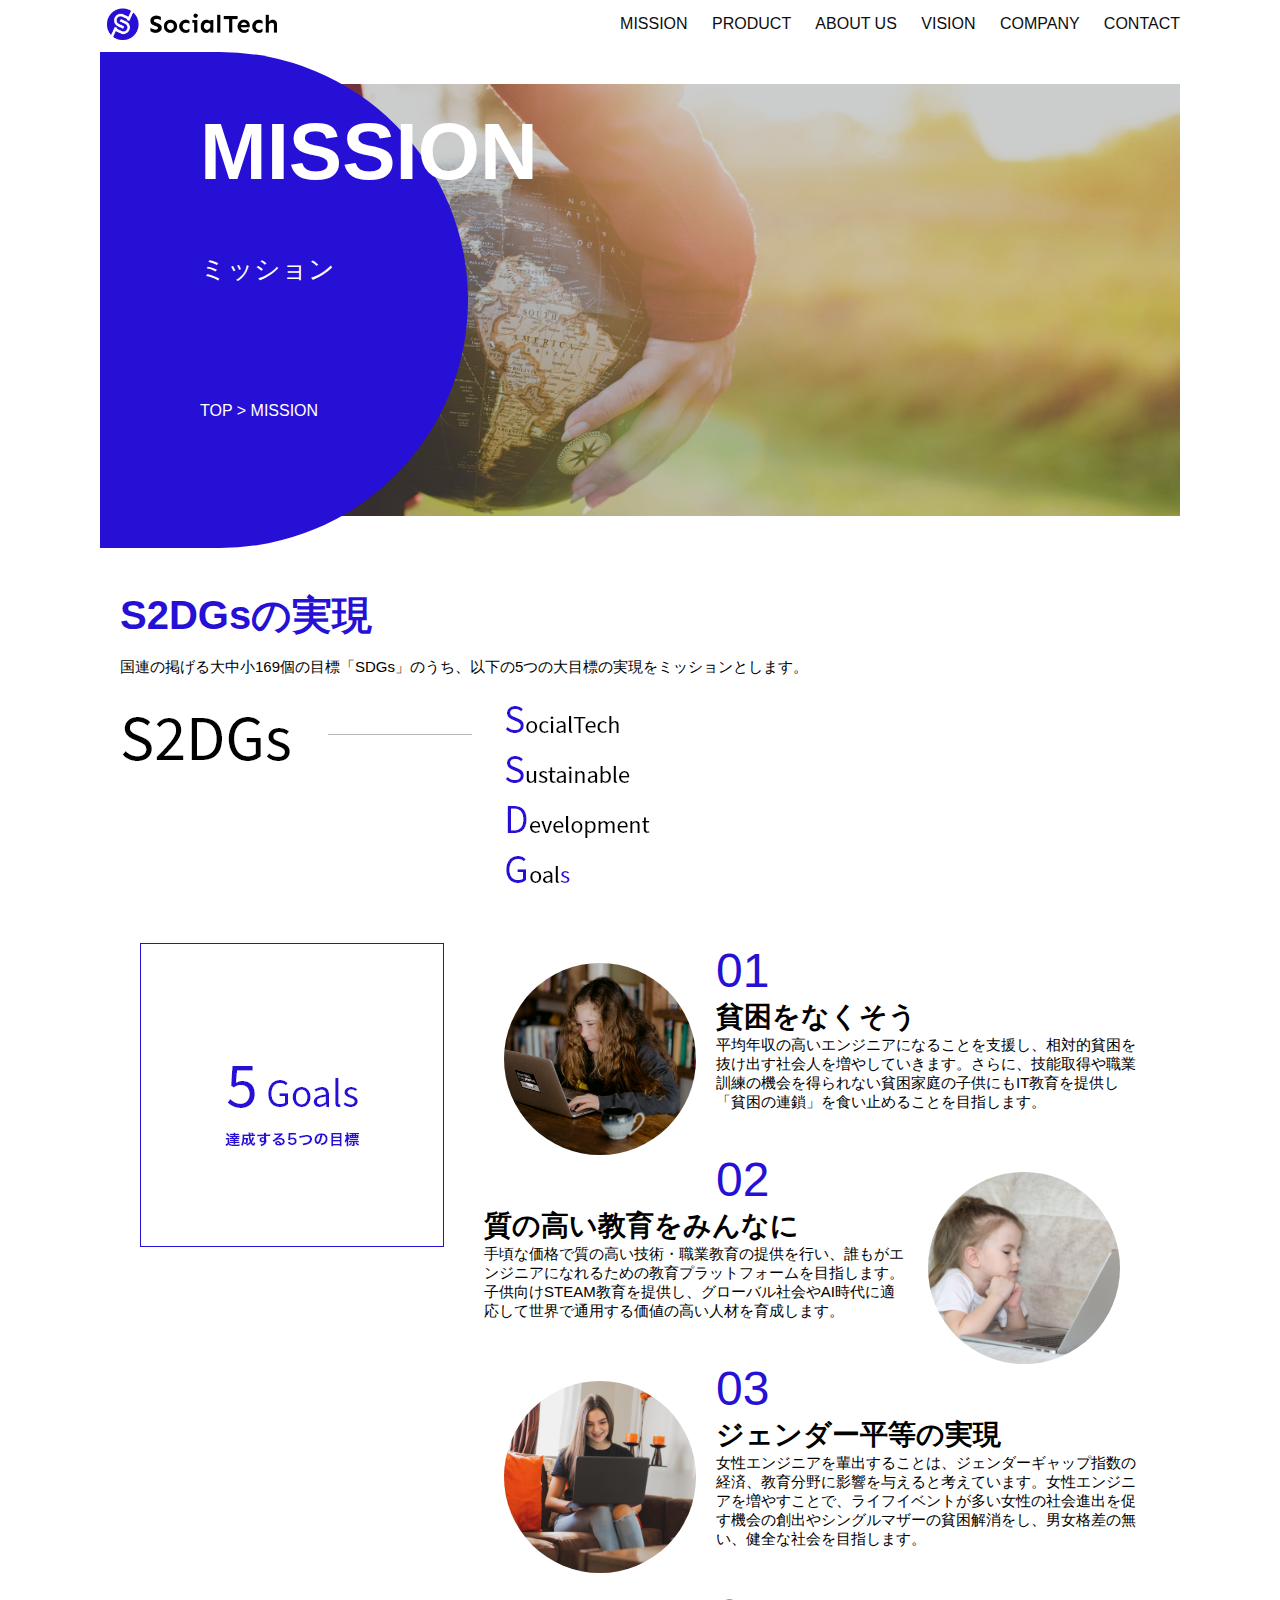
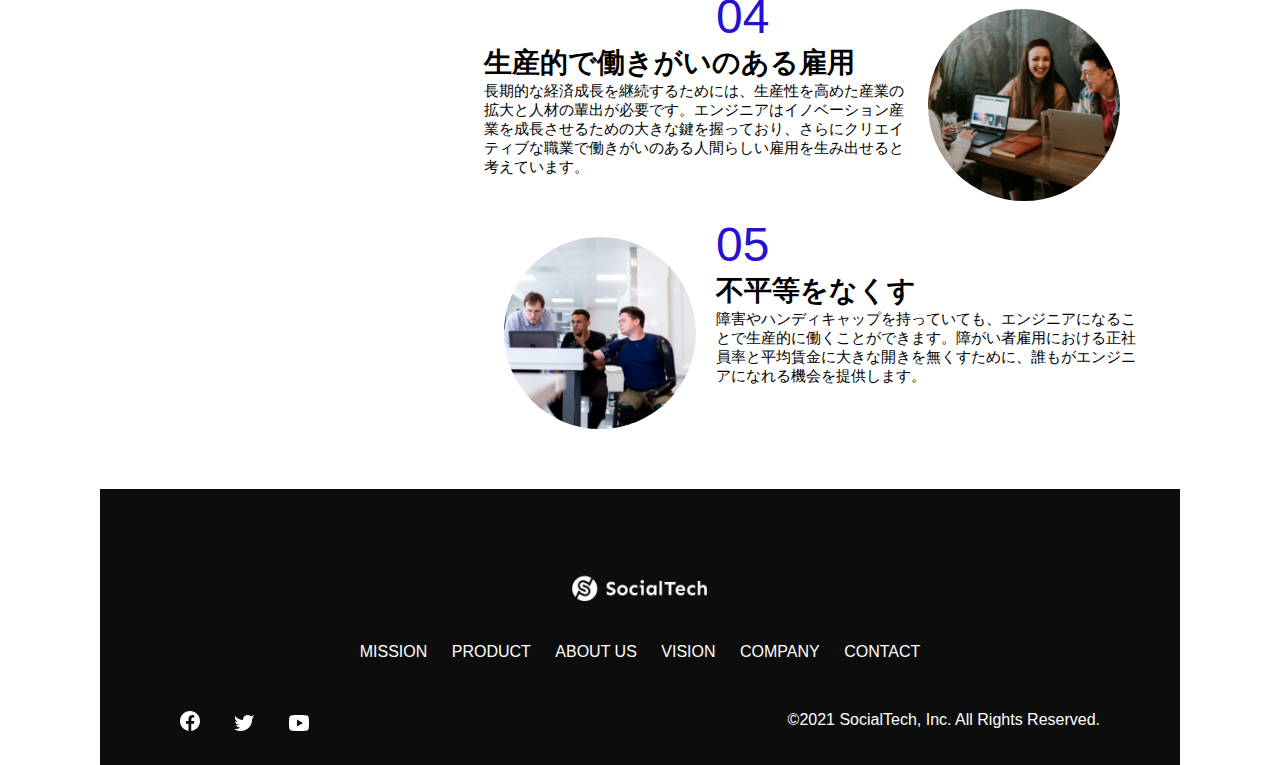
<file: kadai_tutorial_output/SocialTech/mission.html>
<!DOCTYPE html>
<html>
  <head>
    <title>SocialTech - MISSION ミッション -</title>
    <meta charset="utf-8">
    <meta name="description" content="SocialTechが目指す5つの目標（S2DGs）を紹介します">
    <meta name="viewport" content="width=device-width,initial-scale=1.0">
      <link rel="stylesheet" href="style.css">
  </head>
  <body>
    <header>
      <a href="index.html" id="logo"><img src="images/logo.png" alt="トップページに戻る"></a>
        <nav id="nav-pc">
          <a href="mission.html">MISSION</a>
          <a href="product.html">PRODUCT</a>
          <a href="index.html#aboutus">ABOUT US</a>
          <a href="index.html#vision">VISION</a>
          <a href="index.html#company">COMPANY</a>
          <a href="index.html#contact">CONTACT</a>
        </nav>
        <!--スマホ用メニューボタン-->
        <img id="menu-sp" src="images/button-menu.png" alt="ナビゲーションを開く" onclick="document.getElementById('nav-sp').style.display = 'block'">
        <!-- スマホ用ナビゲーション -->
        <nav id="nav-sp">
          <img id="close" src="images/button-close.png" alt="ナビゲーションを閉じる" onclick="document.getElementById('nav-sp').style.display = 'none'">
          <a id="logo-sp" href="index.html" onclick="document.getElementById('nav-sp').style.display = 'none'">
          <img src="images/logo-sp.png" alt="トップページに戻る"></a>
          <a class="menu" href="mission.html" onclick="document.getElementById('nav-sp').style.display = 'none'">MISSION</a>
          <a class="menu" href="product.html" onclick="document.getElementById('nav-sp').style.display = 'none'">PRODUCT</a>
          <a class="menu" href="index.html#aboutus" onclick="document.getElementById('nav-sp').style.display = 'none'">ABOUT US</a>
          <a class="menu" href="index.html#vision" onclick="document.getElementById('nav-sp').style.display = 'none'">VISION</a>
          <a class="menu" href="index.html#company" onclick="document.getElementById('nav-sp').style.display = 'none'">COMPANY</a>
          <a class="menu" href="index.html#contact" onclick="document.getElementById('nav-sp').style.display = 'none'">CONTACT</a>
          <div id="sns">
            <a href="https://www.facebook.com/sejuku2013"><img src="images/button-facebook.png" alt="Facebookのリンク"></a>
            <a href="https://twitter.com/samuraijuku"><img src="images/button-twitter.png" alt="Twitterのリンク"></a>
            <a href="https://www.youtube.com/channel/UCCFOQO5aDK0xXam4cUQXT8g"><img src="images/button-youtube.png" alt="YouTubeのリンク"></a>
          </div>
        </nav>
    </header>
    <main>
      <article>
        <section id="mission-main">
          <div id="mission-title">
            <h1>MISSION</h1>
            <span>ミッション</span>
            <div>TOP > MISSION</div>
          </div>
        </section>
        <section id="mission-s2dgs">
          <h2 class="mission-h2">S2DGsの実現</h2>
          <p>国連の掲げる大中小169個の目標「SDGs」のうち、以下の5つの大目標の実現をミッションとします。</p>
          <img src="images/mission/mission-s2dgs.png" alt="S2DGs">
        </section>
        <section id="mission-5goals">
          <div>
             <img id="s2dgs-image" src="images/mission/mission-5goals.png" alt="5Goals">
          </div>
            <div>
              <div>
                <img class="fivegoals-image-left" src="images/mission/mission-5goals01.png" alt="PCを操作する女の子">
                <span class="fivegoals-number">01</span>
                <h3 class="fivegoals-h3">貧困をなくそう</h3>
                <p class="fivegoals-p">
                平均年収の高いエンジニアになることを支援し、相対的貧困を抜け出す社会人を増やしていきます。さらに、技能取得や職業訓練の機会を得られない貧困家庭の子供にもIT教育を提供し「貧困の連鎖」を食い止めることを目指します。
                </p>
              </div>
  
              <div>
                <img class="fivegoals-image-right" src="images/mission/mission-5goals02.png" alt="PCを見つめる小さい女の子">
                <span class="fivegoals-number">02</span>
                <h3 class="fivegoals-h3">質の高い教育をみんなに</h3>
                <p class="fivegoals-p">
                手頃な価格で質の高い技術・職業教育の提供を行い、誰もがエンジニアになれるための教育プラットフォームを目指します。子供向けSTEAM教育を提供し、グローバル社会やAI時代に適応して世界で通用する価値の高い人材を育成します。
                </p>
              </div>
  
              <div>
                <img class="fivegoals-image-left" src="images/mission/mission-5goals03.png" alt="PCを操作する女性">
                <span class="fivegoals-number">03</span>
                <h3 class="fivegoals-h3">ジェンダー平等の実現</h3>
                <p class="fivegoals-p">
                女性エンジニアを輩出することは、ジェンダーギャップ指数の経済、教育分野に影響を与えると考えています。女性エンジニアを増やすことで、ライフイベントが多い女性の社会進出を促す機会の創出やシングルマザーの貧困解消をし、男女格差の無い、健全な社会を目指します。
                </p>
              </div>
  
              <div>
                <img class="fivegoals-image-right" src="images/mission/mission-5goals04.png" alt="笑顔で話し合う3人の男女">
                <span class="fivegoals-number">04</span>
                <h3 class="fivegoals-h3">生産的で働きがいのある雇用</h3>
                <p class="fivegoals-p">
                  長期的な経済成長を継続するためには、生産性を高めた産業の拡大と人材の輩出が必要です。エンジニアはイノベーション産業を成長させるための大きな鍵を握っており、さらにクリエイティブな職業で働きがいのある人間らしい雇用を生み出せると考えています。
                </p>
              </div>
  
              <div>
                <img class="fivegoals-image-left" src="images/mission/mission-5goals05.png" alt="障害を持つ男性が生き生きと働く様子">
                <span class="fivegoals-number">05</span>
                <h3 class="fivegoals-h3">不平等をなくす</h3>
                <p class="fivegoals-p">
                  障害やハンディキャップを持っていても、エンジニアになることで生産的に働くことができます。障がい者雇用における正社員率と平均賃金に大きな開きを無くすために、誰もがエンジニアになれる機会を提供します。
                </p>
              </div>
            </div>
        </section> 



      </article>
      <footer>
        <div id="footer-logo">
          <img src="images/logo-sp.png" alt="SocialTech">
        </div>
        <div id="footer-link">
          <a href="mission.html">MISSION</a>
          <a href="product.html">PRODUCT</a>
          <a href="index.html#aboutus">ABOUT US</a>
          <a href="index.html#vision">VISION</a>
          <a href="index.html#company">COMPANY</a>
          <a href="index.html#contact">CONTACT</a>
        </div>
        <div id="sns-footer">
          <a href="https://www.facebook.com/sejuku2013"><img src="images/button-facebook.png" alt="Facebookのリンク"></a>
          <a href="https://twitter.com/samuraijuku"><img src="images/button-twitter.png" alt="Twitterのリンク"></a>
          <a href="https://www.youtube.com/channel/UCCFOQO5aDK0xXam4cUQXT8g"><img src="images/button-youtube.png" alt="YouTubeのリンク"></a>
            <span id="copyright">&copy;2021 SocialTech, Inc. All Rights Reserved. </span>
        </div>
      </footer>
    </main>
  </body>
</html>
</file>
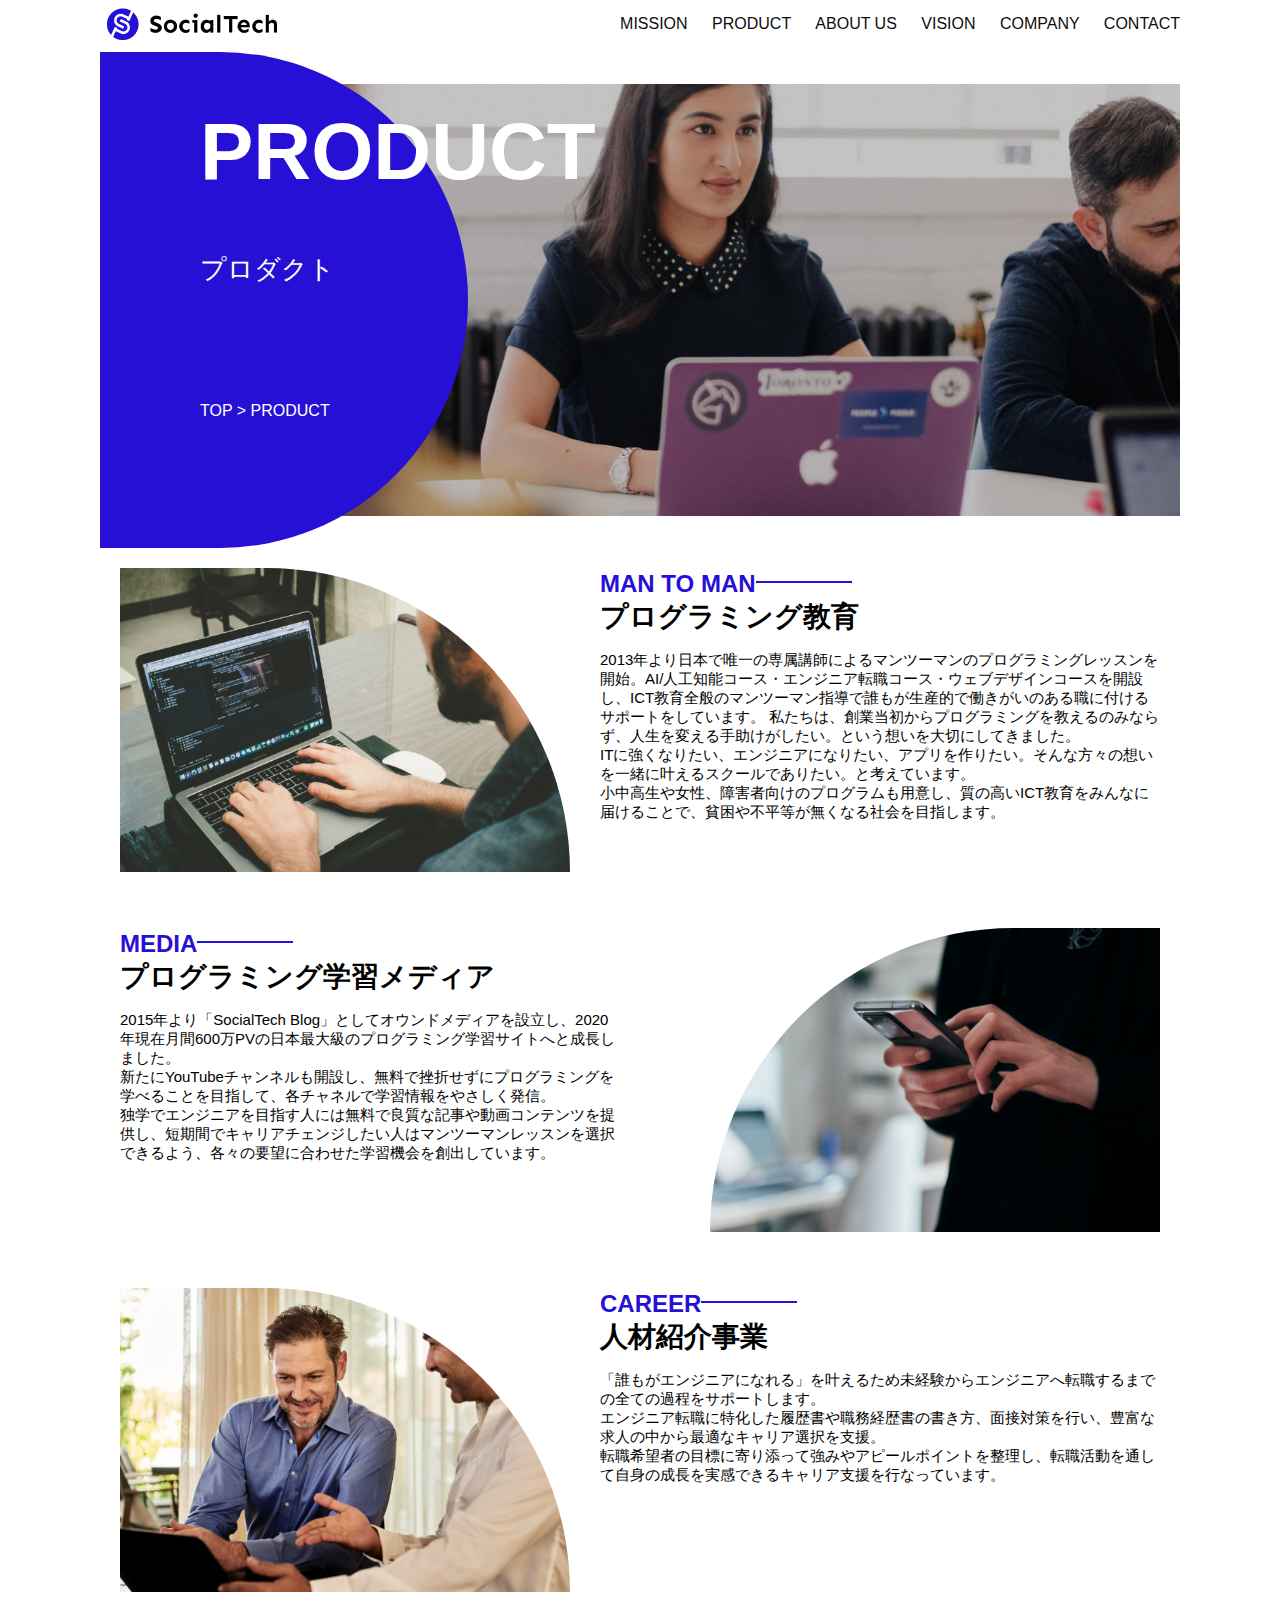
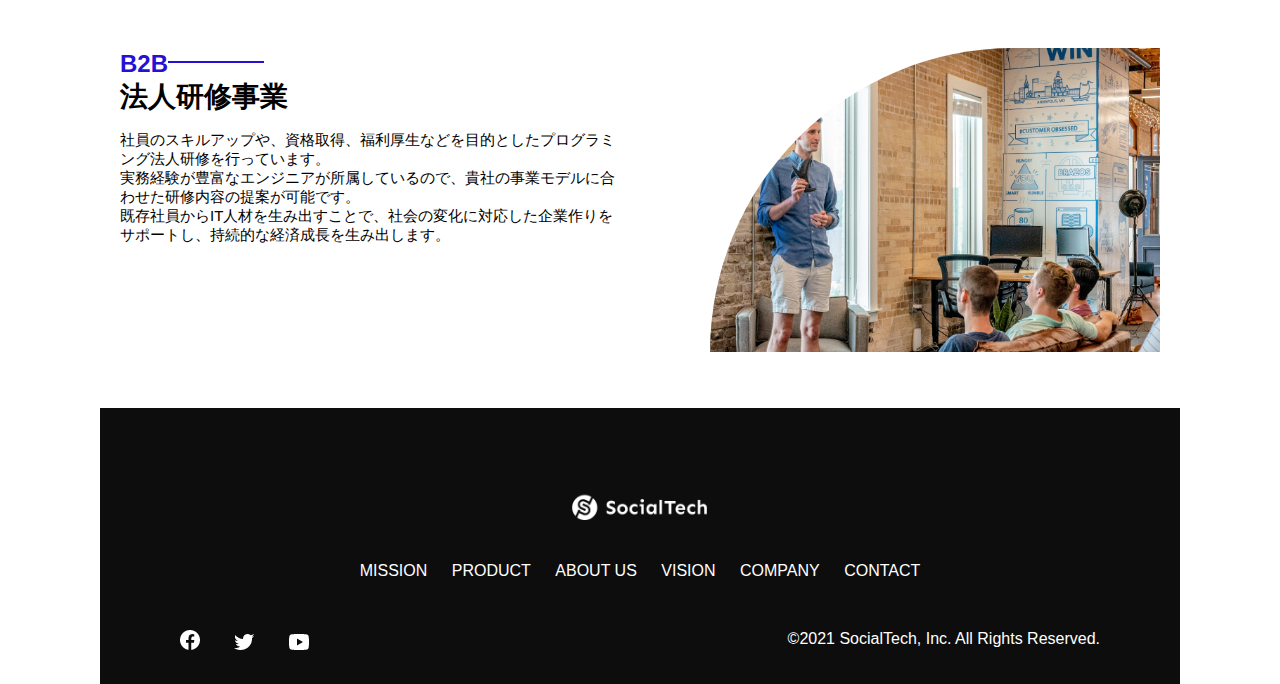
<file: kadai_tutorial_output/SocialTech/product.html>
<!DOCTYPE html>
  <html>
  <head>
    <title>SocialTech -PRODUCT プロダクト-</title>
    <meta charset="UTF-8">
    <meta name="description" content="SocialTechの4つのプロダクトを紹介します">
    <meta name="viewport" content="width=device-width, initial-scale=1.0">
    <link rel="stylesheet" href="style.css">
  </head>
  
  <body>
    <!-- ヘッダー -->
    <header>
      <!-- ロゴ -->
      <a href="index.html" id="logo"><img src="images/logo.png" alt="トップページに戻る"></a>
  
      <!-- PC用ナビゲーション -->
      <nav id="nav-pc">
        <a href="mission.html">MISSION</a>
        <a href="product.html">PRODUCT</a>
        <a href="index.html#aboutus">ABOUT US</a>
        <a href="index.html#vision">VISION</a>
        <a href="index.html#company">COMPANY</a>
        <a href="index.html#contact">CONTACT</a>
      </nav>
  
      <!-- スマホ用メニューボタン -->
      <img id="menu-sp" src="images/button-menu.png" alt="ナビゲーションを開く" onclick="document.getElementById('nav-sp').style.display = 'block'">
  
      <!-- スマホ用ナビゲーション -->
      <nav id="nav-sp">
        <img id="close" src="images/button-close.png" alt="ナビゲーションを閉じる" onclick="document.getElementById('nav-sp').style.display = 'none'">
        <a id="logo-sp" href="index.html" onclick="document.getElementById('nav-sp').style.display = 'none'"><img
            src="images/logo-sp.png" alt="トップページに戻る"></a>
        <a class="menu" href="mission.html" onclick="document.getElementById('nav-sp').style.display = 'none'">MISSION</a>
        <a class="menu" href="product.html" onclick="document.getElementById('nav-sp').style.display = 'none'">PRODUCT</a>
        <a class="menu" href="index.html#aboutus" onclick="document.getElementById('nav-sp').style.display = 'none'">ABOUT
          US</a>
        <a class="menu" href="index.html#vision"
          onclick="document.getElementById('nav-sp').style.display = 'none'">VISION</a>
        <a class="menu" href="index.html#company"
          onclick="document.getElementById('nav-sp').style.display = 'none'">COMPANY</a>
        <a class="menu" href="index.html#contact"
          onclick="document.getElementById('nav-sp').style.display = 'none'">CONTACT</a>
        <div id="sns">
          <a href="https://www.facebook.com/sejuku2013"><img src="images/button-facebook.png" alt="Facebookのリンク"></a>
          <a href="https://twitter.com/samuraijuku"><img src="images/button-twitter.png" alt="Twitterのリンク"></a>
          <a href="https://www.youtube.com/channel/UCCFOQO5aDK0xXam4cUQXT8g"><img src="images/button-youtube.png" alt="YouTubeのリンク"></a>
        </div>
      </nav>
    </header>
    <main>
      <article>
        <section id="product-main">
          <div id="product-title">
            <h1>PRODUCT</h1>
            <span>プロダクト</span>
            <div>TOP > PRODUCT</div>
          </div>
        </section>
        <section class="product-section1">
          <img src="images/product/product-mantoman.png" alt="PCでコードを書く男性">
          <div>
            <h2 class="product-h2">MAN TO MAN</h2>
            <h3 class="product-h3">プログラミング教育</h3>
            <p>
              2013年より日本で唯一の専属講師によるマンツーマンのプログラミングレッスンを開始。AI/人工知能コース・エンジニア転職コース・ウェブデザインコースを開設し、ICT教育全般のマンツーマン指導で誰もが生産的で働きがいのある職に付けるサポートをしています。
              私たちは、創業当初からプログラミングを教えるのみならず、人生を変える手助けがしたい。という想いを大切にしてきました。<br>ITに強くなりたい、エンジニアになりたい、アプリを作りたい。そんな方々の想いを一緒に叶えるスクールでありたい。と考えています。<br>小中高生や女性、障害者向けのプログラムも用意し、質の高いICT教育をみんなに届けることで、貧困や不平等が無くなる社会を目指します。
            </p>
          </div>
        </section>
        <section class="product-section2">
          <div>
            <h2 class="product-h2">MEDIA</h2>
            <h3 class="product-h3">プログラミング学習メディア</h3>
            <p>2015年より「SocialTech
              Blog」としてオウンドメディアを設立し、2020年現在月間600万PVの日本最大級のプログラミング学習サイトへと成長しました。<br>新たにYouTubeチャンネルも開設し、無料で挫折せずにプログラミングを学べることを目指して、各チャネルで学習情報をやさしく発信。<br>独学でエンジニアを目指す人には無料で良質な記事や動画コンテンツを提供し、短期間でキャリアチェンジしたい人はマンツーマンレッスンを選択できるよう、各々の要望に合わせた学習機会を創出しています。
            </p>
          </div>
          <img src="images/product/product-media.png" alt="スマートフォンを操作する人">
        </section>
        <section class="product-section1">
          <img src="images/product/product-career.png" alt="笑顔で話し合う2人の男性">
          <div>
            <h2 class="product-h2">CAREER</h2>
            <h3 class="product-h3">人材紹介事業</h3>
            <p>
              「誰もがエンジニアになれる」を叶えるため未経験からエンジニアへ転職するまでの全ての過程をサポートします。<br>エンジニア転職に特化した履歴書や職務経歴書の書き方、面接対策を行い、豊富な求人の中から最適なキャリア選択を支援。<br>転職希望者の目標に寄り添って強みやアピールポイントを整理し、転職活動を通して自身の成長を実感できるキャリア支援を行なっています。<br>
            </p>
          </div>
        </section>
        <section class="product-section2">
          <div>
            <h2 class="product-h2">B2B</h2>
            <h3 class="product-h3">法人研修事業</h3>
            <p>
              社員のスキルアップや、資格取得、福利厚生などを目的としたプログラミング法人研修を行っています。<br>実務経験が豊富なエンジニアが所属しているので、貴社の事業モデルに合わせた研修内容の提案が可能です。<br>既存社員からIT人材を生み出すことで、社会の変化に対応した企業作りをサポートし、持続的な経済成長を生み出します。
            </p>
          </div>
          <img src="images/product/product-b2b.png" alt="講演中の男性とそれを聴く人々">
        </section>
        
      </article>
      <footer>
        <div id="footer-logo">
          <img src="images/logo-sp.png" alt="SocialTech">
        </div>
        <div id="footer-link">
          <a href="mission.html">MISSION</a>
          <a href="product.html">PRODUCT</a>
          <a href="index.html#aboutus">ABOUT US</a>
          <a href="index.html#vision">VISION</a>
          <a href="index.html#company">COMPANY</a>
          <a href="index.html#contact">CONTACT</a>
        </div>
        <div id="sns-footer">
          <a href="https://www.facebook.com/sejuku2013"><img src="images/button-facebook.png" alt="Facebookのリンク"></a>
          <a href="https://twitter.com/samuraijuku"><img src="images/button-twitter.png" alt="Twitterのリンク"></a>
          <a href="https://www.youtube.com/channel/UCCFOQO5aDK0xXam4cUQXT8g"><img src="images/button-youtube.png" alt="YouTubeのリンク"></a>
          <span id="copyright">&copy;2021 SocialTech, Inc. All Rights Reserved. </span>
        </div>
      </footer>
    </main>
  </body>
  
  </html>
</file>
<file: kadai_012/style.css>
/* PC、スマホ共通スタイル */
body {
  font-family: "Source Sans Pro", "Hiragino Kaku Gothic ProN", Meiryo, Arial,
    sans-serif;
}

p {
  font-size: 15px;
}

/*================
PC用のスタイル 
=================*/
/* 横幅設定 */
body {
  max-width: 1080px;
  min-width: 960px;
  margin: 0 auto 0 auto;
}

/* ヘッダー */
header {
  display: flex;
  justify-content: space-between;
}

/* ナビゲーションのレイアウト */
#nav-pc {
  text-align: right;
  font-size: 14px;
  padding-top: 15px;
}

/* ナビゲーションのリンクの装飾設定 */
#nav-pc>a {
  text-decoration: none;
  margin-left: 20px;
}

#nav-pc>a:link {
  color: #0d0d0d;
}

#nav-pc>a:visited {
  color: #0d0d0d;
}

#nav-pc>a:hover {
  color: #0d0d0d;
  text-decoration: underline;
}

#nav-pc>a:active {
  color: #0d0d0d;
}

/* メインビジュアル*/
#main-visual {
  position: relative;
  height: 400px;
}

#main-message {
  position: absolute;
  top: 0;
  left: 0;
  background-color: #2710d5;
  color: #ffffff;
  border-radius: 0 0 476px 0;
  max-width: 620px;
  height: 100%;
  width: 100%;
  z-index: 11;
}

#main-message>h1 {
  font-size: 60px;
  font-weight: bold;
  margin: 100px 0 0 50px;
}

#main-message>p {
  font-size: 28px;
  margin: 0 0 0 50px;
}

#main-visual>img {
  max-width: 620px;
  border-radius: 476px 0 0 0;
  position: absolute;
  top: 0;
  right: 0;
  z-index: 10;
}

/* 見出し */
h2 {
  margin: 40px 0 0 0;
}

h2::after {
  content: url("images/line.png");
  margin-left: 10px;
}

h3 {
  font-size: 27px;
}

/* ミッション */
#mission {
  margin: 80px auto 80px auto;
  width: 100%;
}

#mission-flex {
  width: 100%;
  display: flex;
}

#mission-flex>div {
  width: 50%;
  margin: 20px;
}

#mission-photo {
  width: 100%;
}

#s2dgs {
  margin-top: 50px;
}

/* プロダクト */
#product {
  background-color: #fafafa;
  width: 100%;
  margin: 80px 0 80px 0;
  padding: 10px 40px 0px 40px;
}

/* 外枠 */
#product>div {
  margin-top: 40px;
  display: flex;
}

/* 左のカラム */
#product-left {
  width: 50%;
  margin-right: 20px;
}

/* 右のカラム */
#product-right {
  width: 50%;
  margin-left: 20px;
  margin-top: 80px;
}

/* 画像＋説明の枠 */
#product-left>div {
  position: relative;
  height: 480px;
  margin-right: 20px;
}

#product-right>div {
  position: relative;
  height: 480px;
  margin-left: 20px;
}

/* 画像 */
.product-photo {
  width: 100%;
}

/* 説明文の枠 */
.product-explain {
  background-color: #ffffff;
  position: absolute;
  left: 0;
  top: 280px;
  margin: 0 40px 0 40px;
  padding: 20px;
  box-shadow: 5px 5px 10px rgba(0, 0, 0, 0.05);
}

/* 説明文の英語 */
.product-explain>span {
  color: #2710d5;
  font-weight: bold;
  font-size: 16px;
  margin: 0;
}

/* 説明文の見出し */
.product-explain>h3 {
  margin: 5px 0 5px 0;
}

/* 説明文 */
.product-explain>p {
  margin: 0;
}

/* 「もっとみる」ボタン */
#product-more {
  margin: 0 auto -42px auto;
}

/* ABOUT US */
#aboutus {
  margin: 80px auto 80px auto;
}

/* 3つの組織文化と画像を入れる枠 */
#aboutus>div {
  display: flex;
}

/* 画像 */
.culture-img {
  width: 100%;
  align-self: flex-start;
}

.culture-img2 {
  margin-top: 50px;
  width: 100%;
}

/* 3つの組織文化の表 */
.culture-table {
  max-width: 500px;
  margin-right: 50px;
}

/* 番号 */
.culture-num {
  font-size: 80px;
  color: #2710d5;
  margin: 0 20px 0 0;
}

/* 組織文化英語 */
.culture-en {
  color: #2710d5;
  font-weight: bold;
  font-size: 24px;
  display: block;
}

/* 組織文化日本語 */
.culture-jp {
  font-size: 28px;
  font-weight: bold;
}

/* 説明文 */
.culture-description {
  margin: 0;
}

/* ビジョン */
#vision {
  margin: 80px auto 80px auto;
}

/* セクション内の外枠 */
#vision>div {
  width: 100%;
  display: flex;
  justify-content: space-between;
  flex-wrap: wrap;
}

/* 7つの行動指針の枠 */
.vision-box {
  width: 300px;
  height: 300px;
  margin-bottom: 30px;
  position: relative;
}

.vision-box>img {
  width: 100%;
  height: auto;
  position: absolute;
  top: 0;
  left: 0;
  z-index: 30;
}

.vision-box>span {
  position: absolute;
  top: 0;
  left: 0;
  z-index: 31;
  margin-right: 20px;
}

.vision-box > span > h4 {
  color: #2710d5;
  font-size: 19px;
  margin: 80px 0 0 0;
}

.vision-box>span>h4::first-letter {
  font-size: 40px;
}

.vision-box>span>h5 {
  font-size: 20px;
  margin: 0 0 0 0;
}

.vision-box>span>p {
  margin: 10px 0 0 0;
}

/* CASES */
#cases {
  margin: 40px 0;
  width: 100%;
}

ul {
  display: flex;
  list-style: none;
}

li {
  width: 33%;
  margin: 20px;
}

.case-card {
  background-color: #ffffff;
  min-height: 400px;
  box-shadow: 5px 5px 15px rgba(0,0,0,0.2);
}

.case-img {
    width: 100%;
}

.case-info {
  padding: 10px 20px;
}

.case-name {
  color: #2710d5;
  font-size: 19px;
}

.case-content {
  font-size: 14px;
}

/* 会社概要 */
#company {
  margin: 80px auto 80px auto;
}

#company-table {
  width: 100%;
}

.tableheader {
  text-align: left;
  padding: 20px;
  border-bottom-color: #2710d5;
  border-bottom-width: 1px;
  border-bottom-style: solid;
  width: 100px;
}

.tableheader-first {
  text-align: left;
  padding: 20px;
  border-bottom-color: #2710d5;
  border-bottom-width: 1px;
  border-bottom-style: solid;
  border-top-color: #2710d5;
  border-top-width: 1px;
  border-top-style: solid;
  width: 100px;
}

.cell {
  padding: 30px;
  border-bottom-color: #ececec;
  border-bottom-width: 1px;
  border-bottom-style: solid;
}

.cell-first {
  padding: 30px;
  border-bottom-color: #ececec;
  border-bottom-width: 1px;
  border-bottom-style: solid;
  border-top-color: #ececec;
  border-top-width: 1px;
  border-top-style: solid;
}

#company>iframe {
  width: 100%;
  height: 368px;
  margin-top: 40px;
}

/* お問い合わせ */
#contact {
  margin: 80px auto 80px auto;
}

/* 外枠 */
#contact>form>div {
  display: flex;
  flex-direction: row;
  flex-wrap: wrap;
  padding-bottom: 30px;
}

/* 左列の見出し */
.contact-heading {
  width: 240px;
  align-self: center;
}

/* 見出しのラベル */
.contact-label {
  font-weight: bold;
}

/* 必須 */
.contact-span {
  color: #ce2222;
  margin: 0 0 0 20px;
  font-weight: bold;
}

/* テキストボックス */
.contact-textbox {
  border-top: 0;
  border-left: 0;
  border-right: 0;
  border-bottom-width: 1px;
  border-bottom-color: #707070;
  border-bottom-style: solid;
  background-color: #fafafa;
  width: 400px;
  height: 56px;
}

/* お問い合わせ内容のテキストエリア */
.contact-textarea {
  border-top: 0;
  border-left: 0;
  border-right: 0;
  border-bottom-width: 1px;
  border-bottom-color: #707070;
  border-bottom-style: solid;
  background-color: #fafafa;
  width: 400px;
  height: 200px;
}

/* 個人情報の取り扱い */
details {
  width: 700px;
}

details>div {
  background-color: #fafafa;
  padding: 20px;
}

details>div>span {
  font-weight: bold;
}

/* フッター */
footer {
  background-color: #0d0d0d;
  text-align: center;
  padding: 80px 80px 30px 80px;
}

#footer-logo {
  margin-bottom: 30px;
}

#footer-link {
  margin-bottom: 50px;
}
#footer-link > a {
  text-decoration: none;
  margin: 10px;
}
#footer-link > a:link {
  color: #ffffff;
}
#footer-link > a:visited {
  color: #ffffff;
}
#footer-link > a:hover {
  color: #ffffff;
  text-decoration: underline;
}
#footer-link > a:active {
  color: #ffffff;
}

#sns-footer {
  text-align: left;
  width: 100%;
}

#sns-footer > a {
  margin-right: 30px;
}

#copyright {
  color: #ffffff;
  float: right;
}
</file>
<file: kadai_013/style.css>
/* PC、スマホ共通スタイル */
body {
  font-family: "Source Sans Pro", "Hiragino Kaku Gothic ProN", Meiryo, Arial,
    sans-serif;
}

p {
  font-size: 15px;
}

#main-visual>img {
  width: 100%;
}

/*================
PC用のスタイル 
=================*/
@media screen and (min-width: 768px) {
  /* 横幅設定 */
  body {
    max-width: 1080px;
    min-width: 960px;
    margin: 0 auto 0 auto;
  }

  /* ヘッダー */
  header {
    display: flex;
    justify-content: space-between;
  }

  /* ナビゲーションのレイアウト */
  #nav-pc {
    text-align: right;
    font-size: 14px;
    padding-top: 15px;
  }

  /* ナビゲーションのリンクの装飾設定 */
  #nav-pc>a {
    text-decoration: none;
    margin-left: 20px;
  }

  #nav-pc>a:link {
    color: #0d0d0d;
  }

  #nav-pc>a:visited {
    color: #0d0d0d;
  }

  #nav-pc>a:hover {
    color: #0d0d0d;
    text-decoration: underline;
  }

  #nav-pc>a:active {
    color: #0d0d0d;
  }

  #menu-sp {
    display: none;
  }

  #nav-sp {
    display: none;
  }
}

/*================
SP用のスタイル 
=================*/
@media screen and (max-width: 767px) {
  body {
    min-width: 375px;
    margin: 0;
  }

  #nav-pc {
    display: none;
  }

  #menu-sp {
    float: right;
    padding: 0;
  }

  #nav-sp {
    background-color: #ce933e;
    position: absolute;
    left: 0;
    top: 0;
    height: 100%;
    width: 100%;
    display: none;
    z-index: 100;
  }

  #close {
    position: absolute;
    top: 20px;
    right: 20px;
  }

  #logo-sp {
    margin: 80px 0 30px 20px;
  }

  #nav-sp > a {
    display: block;
  }

  #nav-sp > a:link {
    color: #ffffff;
  }

  #nav-sp > a:visited {
    color: #ffffff;
  }

#nav-sp > a:hover {
  color: #ffffff;
  text-decoration: underline;
}

#nav-sp > a:active {
  color: #ffffff;
}

#nav-sp > .menu {
  text-decoration: none;
  display: block;
  margin: 0 20px;
  height: 44px;
  font-size: 16px;
  background-image: url("images/arrow.png");
  background-repeat: no-repeat;
  background-position: right top;
}

}
</file>
<file: kadai_tutorial_output/SocialTech/style.css>
body {
  font-family: "Source Sans Pro", "Hiragino Kaku Gothic ProN", Meiryo, Arial, sans-serif;
}

p {
  font-size: 15px;
}

@media screen and (min-width: 768px) {
  body {
    max-width: 1080px;
    min-width: 960px;
    margin: 0 auto 0 auto;
  }

  header {
    display: flex;
    justify-content: space-between;
  }

  #nav-pc {
    text-align: right;
    font: 14px;
    padding-top: 15px;
  }
  #nav-pc > a {
    text-decoration: none;
    margin-left: 20px;
  }
  #nav-pc > a:link {
    text-decoration: none;
    color: #0d0d0d;
  }
  #nav-pc > a:visited {
    color: #0d0d0d;
  }
  #nav-pc > a:hover {
    color: #0d0d0d;
    text-decoration: underline;
  }
  #nav-pc > a:active {
    color: #0d0d0d;
  }

  #nav-sp,
  #menu-sp {
    display: none;
  }
  #main-visual {
    position: relative;
    height: 400px;
  }
  #main-message {
    position: absolute;
    top: o;
    left: 0;
    background-color: #2710d5;
    color: #ffffff;
    border-radius: 0 0 476px 0;
    max-width: 620px;
    height: 100%;
    width: 100%;
    z-index: 11;
  }
  #main-message > h1 {
    font-size: 60px;
    font-weight: bold;
    margin: 100px 0 0 50px;
  }
  #main-message > p {
    font-size: 28px;
    margin: 0 0 0 50px;
  }
  #main-visual > img {
    max-width: 620px;
    border-radius: 476px 0 0 0;
    position: absolute;
    top: 0;
    right: 0;
    z-index: 10;
  }

  h2 {
    margin: 40px 0 0 0;
  }
  h2::after {
    content: url("images/line.png");
  }
  h3 {
    font-size: 27px;
  }

  #mission {
    margin: 80px auto 80px auto;
    width: 100%;
  }
  #mission-flex {
    width: 100%;
    display: flex;
  }

  #mission-flex > div {
    width: 50%;
    margin: 20px;
  }
  #mission-photo {
    width: 100%;
  }
  #s2dgs {
    margin-top: 50px;
    width: 100%;
  }

  #product {
    background-color: #fafafa;
    margin: 80px 0 80px 0;
    padding: 10px 40px 0px 40px;
  }
  #product > div {
    margin-top: 40px;
    display: flex;
  }
  #product-left {
    width: 50%;
    margin-right: 20px;
  }
  #product-right {
    width: 50%;
    margin-left: 20px;
    margin-top: 80px;
  }
  #product-left > div {
    position: relative;
    height: 480px;
    margin-right: 20px;
  }
  #product-right > div {
    position: relative;
    height: 480px;
    margin-left: 20px;
  }
  .product-photo {
    width: 100%;
  }

  .product-explain {
    background-color: #ffffff;
    position: absolute;
    left: 0;
    top: 280px;
    margin: 0 40px 0 40px;
    padding: 20px;
    box-shadow: 5px 5px 10px rgba(0, 0, 0, 0.05);
  }

  .product-explain > span {
    color: #2710d5;
    font-weight: bold;
    font-size: 16px;
    margin: 0;
  }
  .product-explain > h3 {
    font-size: 20px;
    margin: 5px 0 5px 0;
  }

  .product-explain > p {
    font-size: 14px;
    margin: 0;
  }
  #product-more {
    margin: 0 auto -42px auto;
  }

  #aboutus {
    margin: 80px auto 80px auto;
  }
  #aboutus > div {
    display: flex;
  }
  .culture-img {
    width: 100%;
    align-self: flex-start;
  }
  .culture-img2 {
    margin-top: 50px;
    width: 100%;
  }
  .culture-table {
    margin-right: 50px;
  }
  .culture-num {
    font-size: 80px;
    color: #2710d5;
    margin: 0 20px 0 0;
  }
  .culture-en {
    color: #2710d5;
    font-weight: bold;
    font-size: 24px;
    display: block;
  }
  .culture-jp {
    font-size: 28px;
    font-weight: bold;
  }
  .culture-description {
    margin: 0;
  }

  /* ビジョン */
  #vision {
    margin: 80px auto 80px auto;
  }
  #vision > div {
    width: 100%;
    display: flex;
    justify-content: space-between;
    flex-wrap: wrap;
  }
  .vision-box {
    width: 300px;
    height: 300px;
    margin-bottom: 30px;
    position: relative;
  }
  .vision-box > img {
    width: 100%;
    height: auto;
    position: absolute;
    top: 0;
    left: 0;
    z-index: 30;
  }
  .vision-box > span {
    position: absolute;
    top: 0;
    left: 0;
    z-index: 31;
    margin-right: 20px;
  }
  .vision-box > span > h4 {
    color: #2710d5;
    font-size: 19px;
    margin: 80px 0 0 0;
  }
  .vision-box > span > h4::first-letter {
    font-size: 40px;
  }
  .vision-box > span > h5 {
    font-size: 20px;
    margin: 0 0 0 0;
  }
  .vision-box > span > p {
    margin-top: 10px 0 0 0;
  } 

  /* 会社概要 */
  #company {
    margin: 80px auto 80px auto;
  }
  #company-table {
    width: 100%;
  }
  .tableheader {
    text-align: left;
    padding: 20px;
    border-bottom-color: #2710d5;
    border-bottom-width: 1px;
    border-bottom-style: solid;
    width: 100px;
  }
  .tableheader-first {
    text-align: left;
    padding: 20px;
    border-bottom-color: #2710d5;
    border-bottom-width: 1px;
    border-bottom-style: solid;
    border-top-color: #2710d5;
    border-top-width: 1px;
    border-top-style: solid;
    width: 100px;
  }
  .cell {
    padding: 30px;
    border-bottom-color: #ececec;
    border-bottom-width: 1px;
    border-bottom-style: solid;
  }
  .cell-first {
    padding: 30px;
    border-bottom-color: #ececec;
    border-bottom-width: 1px;
    border-bottom-style: solid;
    border-top-color: #ececec;
    border-top-width: 1px;
    border-top-style: solid;
  }
  #company > iframe {
    width: 100%;
    height: 368px;
    margin-top: 40px;
  }
  /* お問い合わせ */
  #contact {
    margin: 80px auto 80px auto;
  }
  #contact > form > div {
    display: flex;
    flex-direction: row;
    flex-wrap: wrap;
    padding-bottom: 30px;
  }
  .contact-heading {
    width: 240px;
    align-self: center;
  }
  .contact-label {
    font-weight: bold;
  }
  .contact-span {
    color: #ce2222;
    margin: 0 0 0 20px;
    font-weight: bold;
  }
  .contact-textbox {
    border-top: 0;
    border-left: 0;
    border-right: 0;
    border-bottom-width: 1px;
    border-bottom-color: #707070;
    border-bottom-style: solid;
    background-color: #fafafa;
    width: 400px;
    height: 56px;
  }
  .contact-textarea {
    border-top: 0;
    border-left: 0;
    border-right: 0;
    border-bottom-width: 1px;
    border-bottom-color: #707070;
    border-bottom-style: solid;
    background-color: #fafafa;
    width: 400px;
    height: 200px;
  }
  details {
    width: 700px;
  }
  details > div {
    background-color: #fafafa;
    padding: 20px;
  }
  details > div > span {
    font-weight: bold;
  }
  footer {
    background-color: #0d0d0d;
    text-align: center;
    padding: 80px 80px 30px 80px;
  }
  #footer-logo {
    margin-bottom: 30px;
  }
  #footer-link {
    margin-bottom: 50px;
  }
  #footer-link > a {
    text-decoration: none;
    margin: 10px;
  }
  #footer-link > a:link {
    color: #ffffff;
  }
  #footer-link > a:visited {
    color: #ffffff;
  }
  #footer-link > a:hover {
    color: #ffffff;
    text-decoration: underline;
  }
  #footer-link > a:active {
    color: #ffffff;
  }
  #sns-footer {
    text-align: left;
    width: 100%;
  }
  #sns-footer > a {
    margin-right: 30px;
  }
  #copyright {
    color: #ffffff;
    float: right;
  }

  /* mission.html用スタイル */
  /* ミッションのメインビジュアル */
  #mission-main {
    height: 496px;
    width: 100%;
    background-image: url("images/mission/mission-main.png");
    background-repeat: no-repeat;
    background-position-y: center;
  }
  #mission-title {
    background-color: #2710d5;
    width: 368px;
    color: #ffffff;
    height: 496px;
    border-radius: 0 248px 248px 0;
    position: relative;
  }
  #mission-title > h1 {
    position: absolute;
    top: 0;
    left: 100px;
    font-size: 80px;
  }
  #mission-title > span {
    position: absolute;
    top: 200px;
    left: 100px;
    font-size: 26px;
  }
#mission-title > div {
  position: absolute;
  top: 350px;
  left: 100px;
  font-size: 16px;
}
#mission-s2dgs {
  width: 100%;
  margin: 20px;
}

.mission-h2 {
  color: #2710d5;
  font-size: 40px;
}

.mission-h2::after {
  content: none;
}

#mission-5goals {
  margin: 20px;
  display: flex;
}

#mission-5goals > div {
  flex-grow: 1;
  padding: 20px;
}

#mission-5goals > div > div {
  margin-bottom: 40px;
}

.fivegoals-image-right {
  float: right;
  margin: 20px;
}

.fivegoals-image-left {
  float: left;
  margin: 20px;
}

.fivegoals-number {
  color: #2710d5;
  font-size: 48px;
  margin: 0;
}

.fivegoals-h3 {
  font-size: 28px;
  margin: 0;
}

.fivegoals-p {
  margin: 0;
}

/* プロダクトページ */
#product-main {
  height: 496px;
  width: 100%;
  background-image: url("images/product/product-main.png");
  background-repeat: no-repeat;
  background-position-y: center;
}

#product-title {
  background-color: #2710d5;
  width: 368px;
  color: #ffffff;
  height: 496px;
  border-radius: 0 248px 248px 0;
  position: relative;
}
#product-title > h1 {
  position: absolute;
  top: 0;
  left: 100px;
  font-size: 80px;
}

#product-title > span {
  position: absolute;
  top: 200px;
  left: 100px;
  font-size: 26px;
}

#product-title > div {
  position: absolute;
  top: 350px;
  left: 100px;
  font-size: 16px;
}
/* セクション1 */
.product-section1 {
  position: relative;
  margin: 20px;
  height: 340px;
}

.product-section1 > img {
  position: absolute;
  top: 0;
  left: 0;
  width: 450px;
  margin: 0 40px 30px 0;
  border-radius: 0 432px 0 0;
}

.product-section1 > div {
  position: absolute;
  top: 0;
  left: 480px;
}

/* セクション2 */
.product-section2 {
  position: relative;
  margin: 20px;
  height: 340px;
}

.product-section2 > img {
  position: absolute;
  top: 0;
  right: 0;
  width: 450px;
  margin: 0 0 30px 40px;
  border-radius: 432px 0 0 0;
}

.product-section2 > div {
  width: 500px;
  position: absolute;
  top: 0;
  left: 0;
}

.product-h2 {
  color: #2710d5;
  font-size: 24px;
  margin: 0;
}

.product-h3 {
  font-size: 28px;
  margin: 0;
}


}

/*====================
スマートフォン用のスタイル
=====================*/
@media screen and (max-width: 767px) {
  body {
    min-width: 375px;
    margin: 0;
  }
  #nav-pc {
    display: none;
  }
  #menu-sp {
    float: right;
    padding: 0;
  }
  #nav-sp {
    background-color: #2710d5;
    position: absolute;
    left: 0;
    top: 0;
    height: 100%;
    width: 100%;
    display: none;
    z-index: 100;
  }
  #close {
    position: absolute;
    top: 20px;
    right: 20px;
  }
  #logo-sp {
    margin: 80px 0 30px 20px;
  }
  #nav-sp > a {
    display: block;

  }
  #nav-sp > a:link {
    color: #ffffff;
  }
  #nav-sp > a:visited {
    color: #ffffff;
  }
  #nav-sp > a:hover {
    color: #ffffff;
    text-decoration: underline;
  }
  #nav-sp > a:active {
    color: #ffffff;
  }
  #nav-sp > .menu {
    text-decoration: none;
    display: block;
    margin: 0 20px 0 20px;
    height: 44px;
    font-size: 16px;
    background-image: url(images/arrow.png);
    background-repeat: no-repeat;
    background-position: right top;
  }
  #sns {
    position: absolute;
    bottom: 20px;
    left: 20px;
  }
  #sns > a {
    margin: 30px;
  }

  /* メインビジュアル */
  #main-visual {
    position: relative;
    height: 470px;
    width: 100%;
    overflow: hidden;
  }
  #main-visual > div {
    position: absolute;
    top: 0;
    left: 0;
    background-color: #2710d5;
    color: white;
    border-radius: 0 0 476px 0;
    text-align: center;
    height: 280px;
    width: 100%;
    z-index: 11;
  }
  #main-visual > div > h1 {
  font-size: 28px;
  margin: 90px 0 0 0;
  }
  #main-visual > div > p {
    margin: 0;
  }
  #main-visual > img {
    width: 100%;
    border-radius: 476px 0 0 0;
    z-index: 10;
    position: absolute;
    bottom: 0;
    right: 0;
  }

  /* 見出し */
  h2::after {
    content: url("images/line.png");
    margin-left: 10px;
  }
  h3 {
    font-size: 24px;
    margin: 10px 0 0 0;
  }
  #mission {
    margin: 20px;
  }
  #mission-photo {
    width: 100%;
  }
  #s2dgs {
    width: 100%;
  }
  /* プロダクト */
  #product {
    background-color: #fafafa;
    padding-top: 10px;
  }
  #product h2 {
    margin-left: 20px;
  }
  #product-left,
  #product-right {
    margin-right: 20px;
    margin-left: 20px;
  }
  #product-left > div,
  #product-right > div {
    position: relative;
    height: 540px;
  }
  .product-explain {
    background-color: #ffffff;
    position: absolute;
    left: 0;
    bottom: 50px;
    padding: 20px;
    box-shadow: 5px 5px 10px rgba(0, 0, 0, 0.5);
  }
  .product-explain > span {
    color: #2710d5;
    font-weight: bold;
    font-size: 16px;
    margin: 0;
  }
  .product-explain > h3 {
    margin: 10px 0 10px 0;
  }
  .product-photo {
    width: 100%;
  }
  #product-more > img {
    margin: 0 0 -42px 20px;
  }
  /* ABOUT US */
  #aboutus {
    margin: 80px 20px 80px 20px;
  }
  #aboutus > div {
    display: flex;
    flex-direction: column;
  }
  .culture-table {
    width: 100%;
    padding-right: 20px;
    order: 2;
  }
  .culture-img {
    width: 100%;
    order: 1;
  }
  .culture-img2 {
    width: 100%;
  }
  .culture-num {
    font-size: 80px;
    color: #2710d5;
  }
  .culture-en {
    color: #2710d5;
    font-weight: bold;
    font-size: 24px;
    display: block;
  }
  .culture-jp {
    display: block;
  }
  .culture-description {
    margin: 0;
  }
  /* vision */
  #vision {
    margin: 80px 20px 80px 20px;
  }
  .vision-box {
    width: 300px;
    height: 300px;
    margin-bottom: 30px;
    position: relative;
  }
  .vision-box > img {
    width: 100%;
    height: auto;
    position: absolute;
    top: 0;
    left: 0;
    z-index: 30;
  }
  .vision-box > span {
    position: absolute;
    top: 0;
    left: 0;
    z-index: 31;
    margin-right: 20px;
  }
  .vision-box > span > h4 {
    color: #2710d5;
    font-size: 19px;
    margin: 60px 0 0 0;
  }
  .vision-box > span > h5 {
    font-size: 20px;
    margin: 0 0 0 0;
  }
  .vision-box > span > p {
    margin: 10px 0 0 0;
  }
  /* 会社概要 */
  #company {
    margin: 0 20px 0 20px;
  }
  #company > h3 {
    margin-bottom: 20px;
  }
  #company > table {
    width: 100%;
  }
  .tableheader-first {
    text-align: left;
    padding: 20px;
    border-bottom-color: #2710d5;
    border-bottom-width: 1px;
    border-bottom-style: solid;
    border-top-color: #2710d5;
    border-top-width: 1px;
    border-top-style: solid;
    width: 50px;
  }
  .tableheader {
    text-align: left;
    padding: 20px;
    border-bottom-color: #2710d5;
    border-bottom-width: 1px;
    border-bottom-style: solid;
    width: 50px;
  }
  .cell {
    padding: 20px;
    border-bottom-color: #ececec;
    border-bottom-width: 1px;
    border-bottom-style: solid;
  }
  .cell-first {
    padding: 20px;
    border-bottom-color: #ececec;
    border-bottom-width: 1px;
    border-bottom-style: solid;
    border-top-color: #ececec;
    border-top-width: 1px;
    border-top-style: solid;
  }
  #company > iframe {
    width: 100%;
    height: 240px;
    margin: 40px 0 0 0;
  }

  /* お問い合わせ */
  #contact {
    margin: 80px 20px 80px 20px;
  }
  #contact > h3 {
    margin-bottom: 20px;
  }
  #contact > form > div {
    margin-bottom: 20px;
  }
  .contact-heading {
    margin-bottom: 20px;
  }
  .contact-label {
    font-weight: bold;
  }
  .contact-span {
    color: #ce2222;
    margin: 0 0 0 20px;
    font-weight: bold;
  }
  .contact-textbox {
    height: 56px;
    border-top: 0;
    border-left: 0;
    border-right: 0;
    background-color: #fafafa;
    border-bottom-color: #707070;
    border-bottom-width: 1px;
    border-bottom-style: solid;
    min-width: 300px;
    width: 100%;
  }
  .contact-textarea {
    height: 150px;
    border-top: 0;
    border-left: 0;
    border-right: 0;
    background-color: #fafafa;
    width: 100%;
  }
  .radiobutton {
    margin-bottom: 20px;
  }
  .radiobutton + label::after {
    content: "\A";
    white-space: pre;
  }
  footer {
    background-color: #0d0d0d;
    padding: 30px 20px 50px 20px;
  }
  #footer-logo {
    margin-bottom: 30px;
  }
  #footer-link {
    margin-bottom: 50px;
  }
  #footer-link > a {
    text-decoration: none;
    margin: 0 20px 30px 0;
    display: block;
    background-image: url("images/arrow.png");
    background-repeat: no-repeat;
    background-position: right top;
  }
  #footer-link > a:link {
    color: #ffffff;
  }
  #footer-link > a:visited {
    color: #ffffff;
  }
  #footer-link > a:hover {
    color: #ffffff;
    text-decoration: underline;
  }
  #footer-link > a:active {
    color: #ffffff;
  }
  #sns-footer > a {
    margin: 30px;
  }
  #copyright {
    font-size: 12px;
    display: block;
    margin-top: 30px;
    color: #ffffff;
  }

  /* mission.html用スタイル */
  /* ミッションのメインビジュアル */
  #mission-main {
    height: 256px;
    width: 100%;
    background-image: url("images/mission/mission-main.png");
    background-repeat: no-repeat;
    background-position-y: center;
    background-size: auto 208px;
  }
  #mission-title {
    background-color: #2710d5;
    width: 136px;
    color: #ffffff;
    height: 256px;
    border-radius: 0 248px 248px 0;
    position: relative;
  }
  #mission-title > h1 {
    position: absolute;
    top: 0;
    left: 20px;
    font-size: 40px;
  }
  #mission-title > span {
    position: absolute;
    top: 110px;
    left: 20px;
    font-size: 18px;
  }
  #mission-title > div {
    position: absolute;
    top: 180px;
    left: 20px;
    font-size: 13px;
  }
  #mission-s2dgs {
    margin: 20px;
  }
  .mission-h2 {
    color: #2710d5;
    font-size: 38px;
    margin: 0px;
  }
  .mission-h2::after {
    content: none;
  }
  #mission-s2dgs > img {
    width: 100%;
  }
  #mission-5goals {
    margin: 20px;
  }
  #mission-5goals > div > div {
    margin-bottom: 40px;
  }
  #s2dgs-image {
    width: 100%;
  }
  .fivegoals-image-right {
    margin: 20px auto 20px auto;
    display: block;
  }
  .fivegoals-image-left {
    margin: 20px auto 20px auto;
    display: block;
  }
  .fivegoals-number {
    color: #2710d5;
    font-size: 48px;
    margin: 0;
  }
  .fivegoals-h3 {
    font-size: 28px;
    margin: 0;
  }
  .fivegoals-p {
    margin: 0;
  }

  /* プロダクトページ */
  #product-main {
    height: 256px;
    width: 100%;
    background-image: url("images/product/product-main.png");
    background-repeat: no-repeat;
    background-position-y: center;
    background-size: auto 208px;
  }
  #product-title {
    background-color: #2710d5;
    width: 136px;
    color: #ffffff;
    height: 256px;
    border-radius: 0 248px 248px 0;
    position: relative;
  }
  #product-title > h1 {
    position: absolute;
    top: 0;
    left: 20px;
    font-size: 40px;
  }
  #product-title > span {
    position: absolute;
    top: 110px;
    left: 20px;
    font-size: 18px;
  }
  #product-title > div {
    position: absolute;
    top: 180px;
    left: 20px;
    font-size: 13px;
  }
  .product-section1 {
    margin: 20px;
  }

  .product-section1 > img {
    width: 100%;
    border-radius: 0 300px 0 0;
  }
  
  .product-section2 {
    margin: 20px;
    display: flex;
    flex-direction: column;
  }

  .product-section2 > img {
    order: 1;
    width: 100%;
    border-radius: 300px 0 0 0;
  }

  .product-section2 > div {
    order: 2;
  }

  .product-h2 {
    color: #2710d5;
    font-size: 24px;
    margin: 0;
  }

  .product-h3 {
    font-size: 28px;
    margin: 0;
  }


}
</file>
